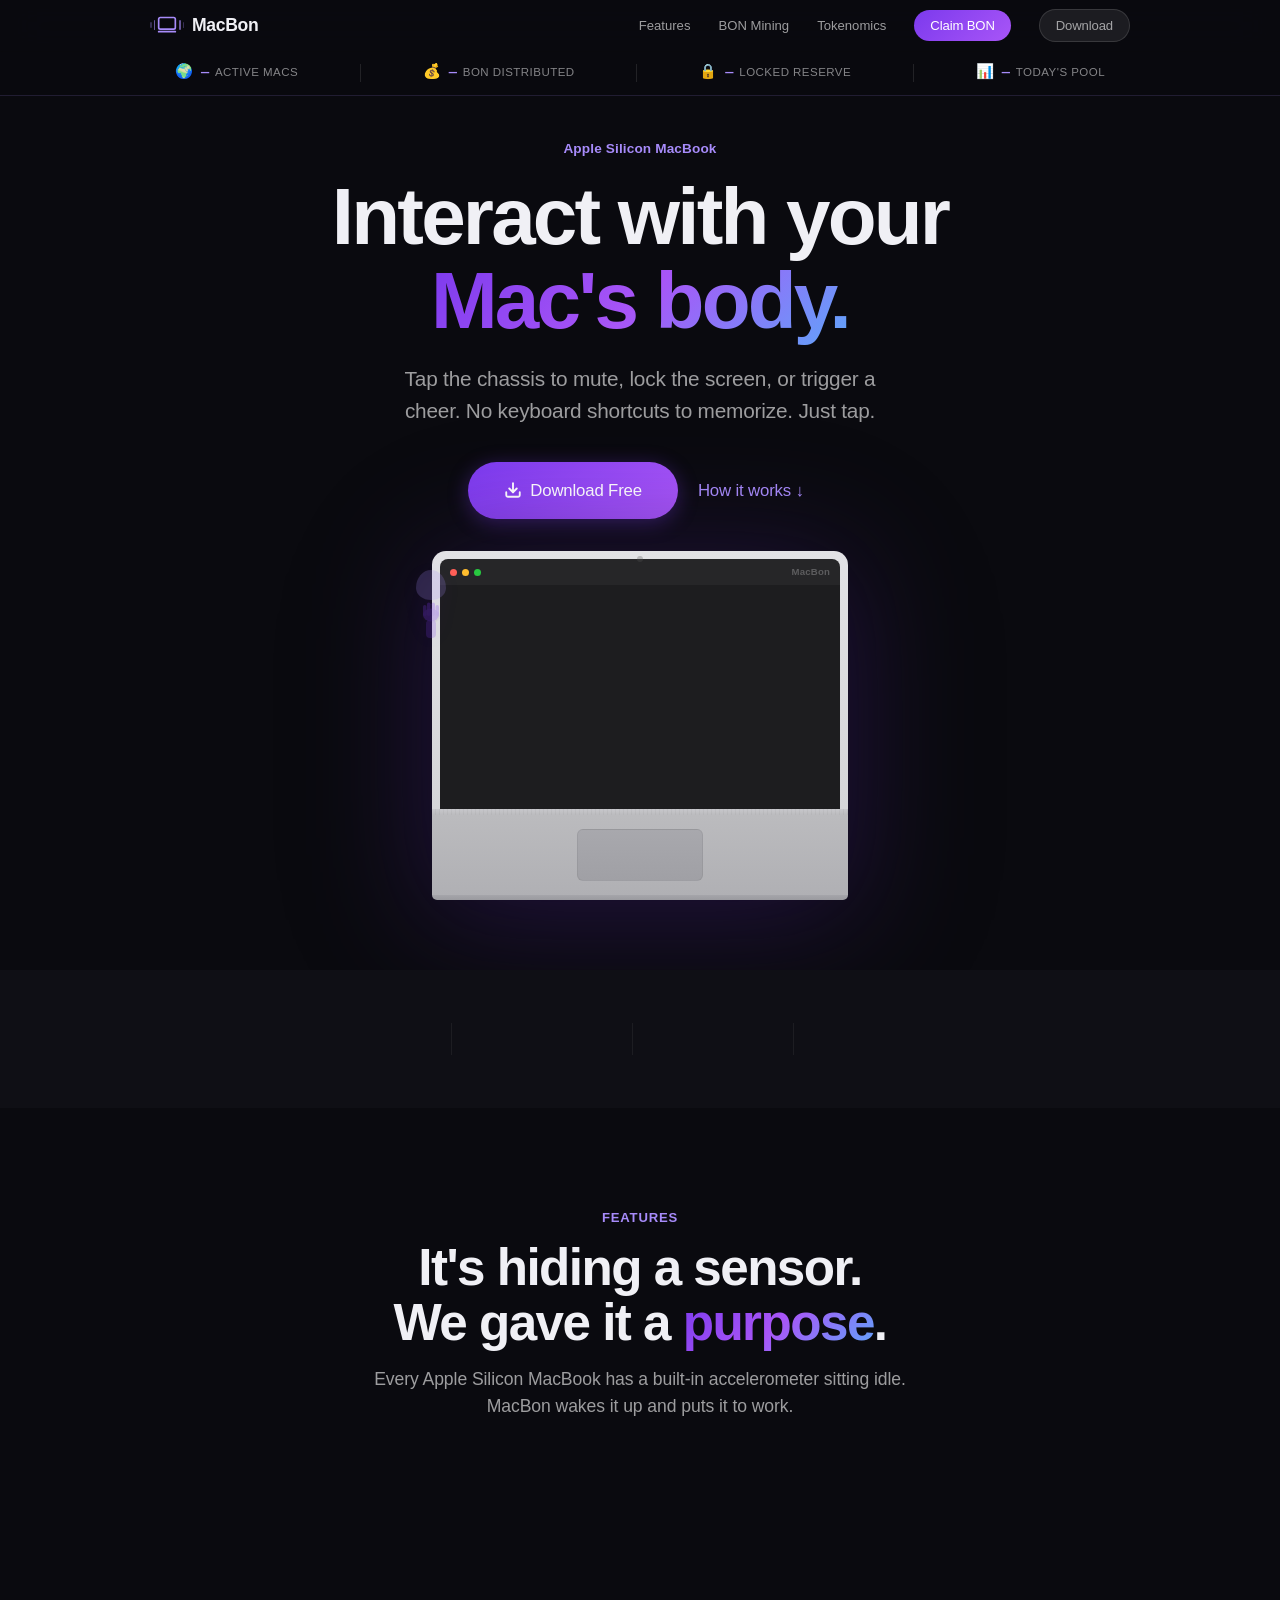
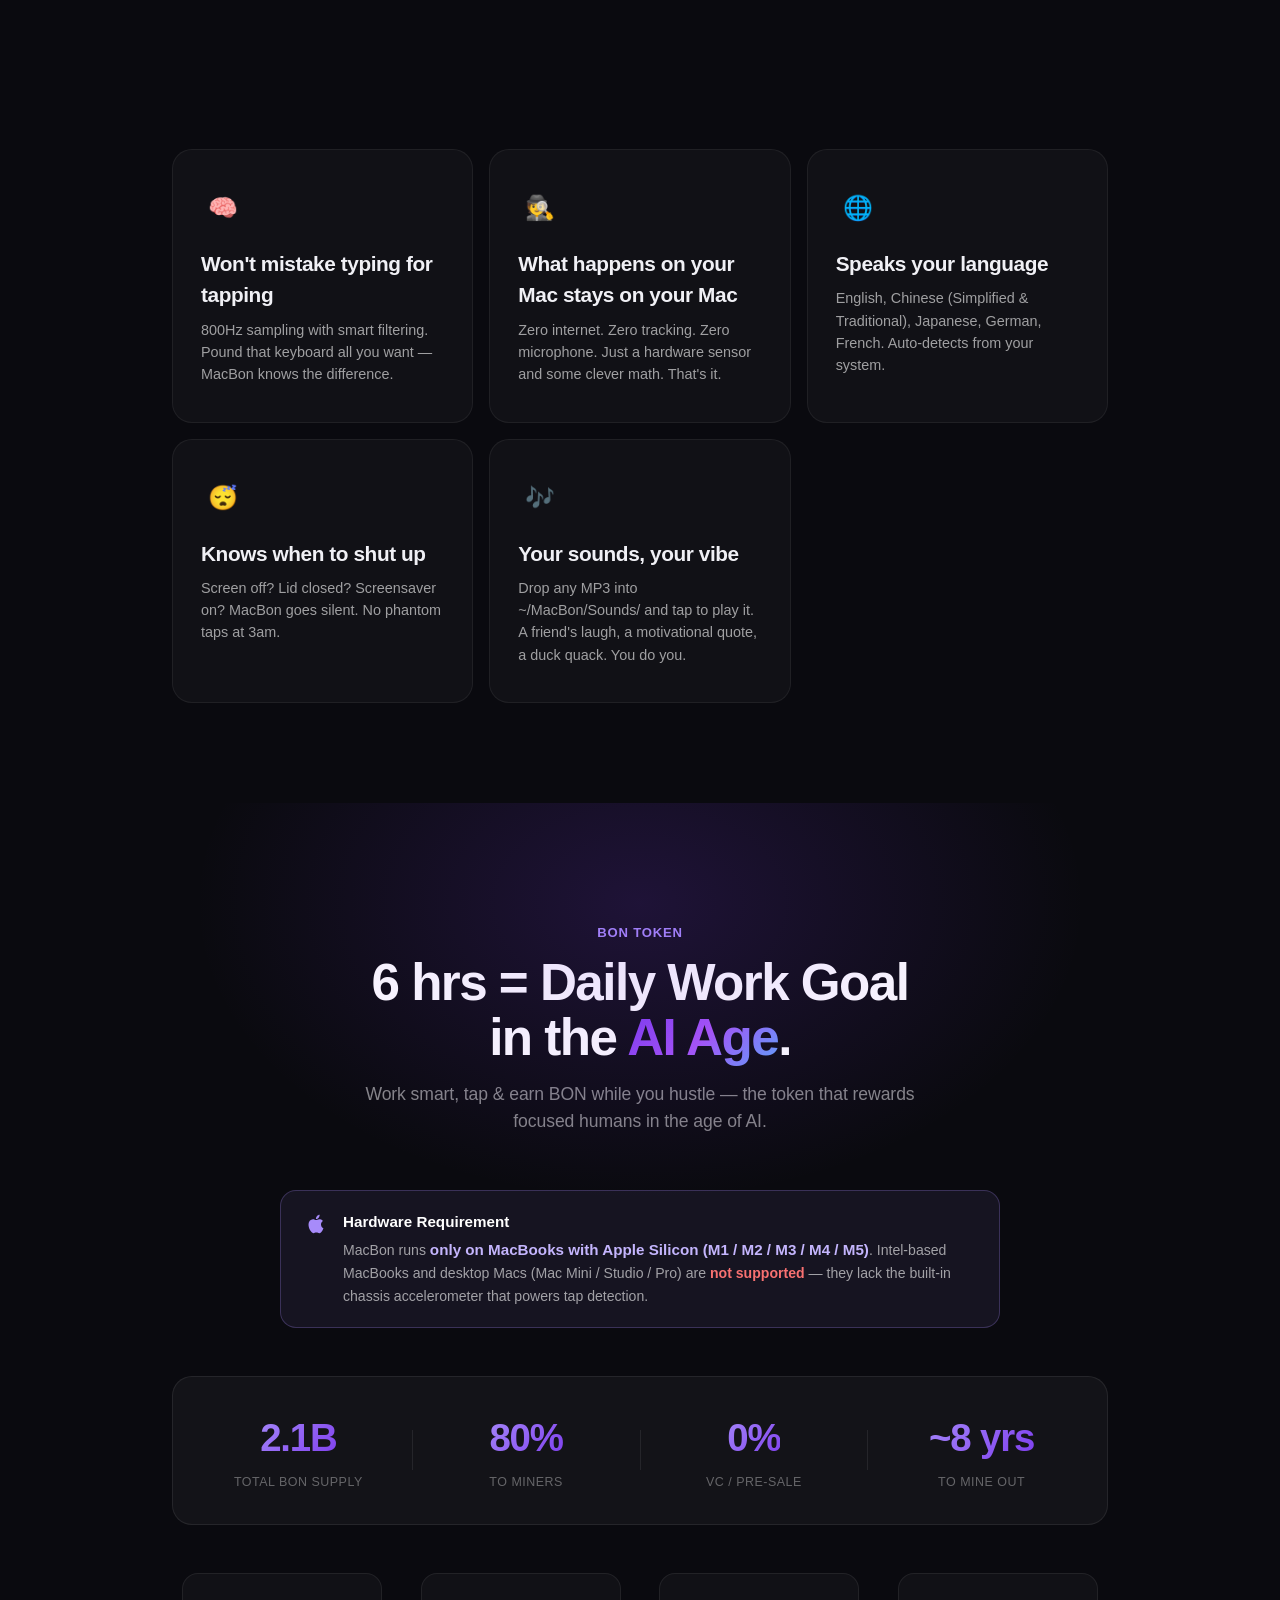
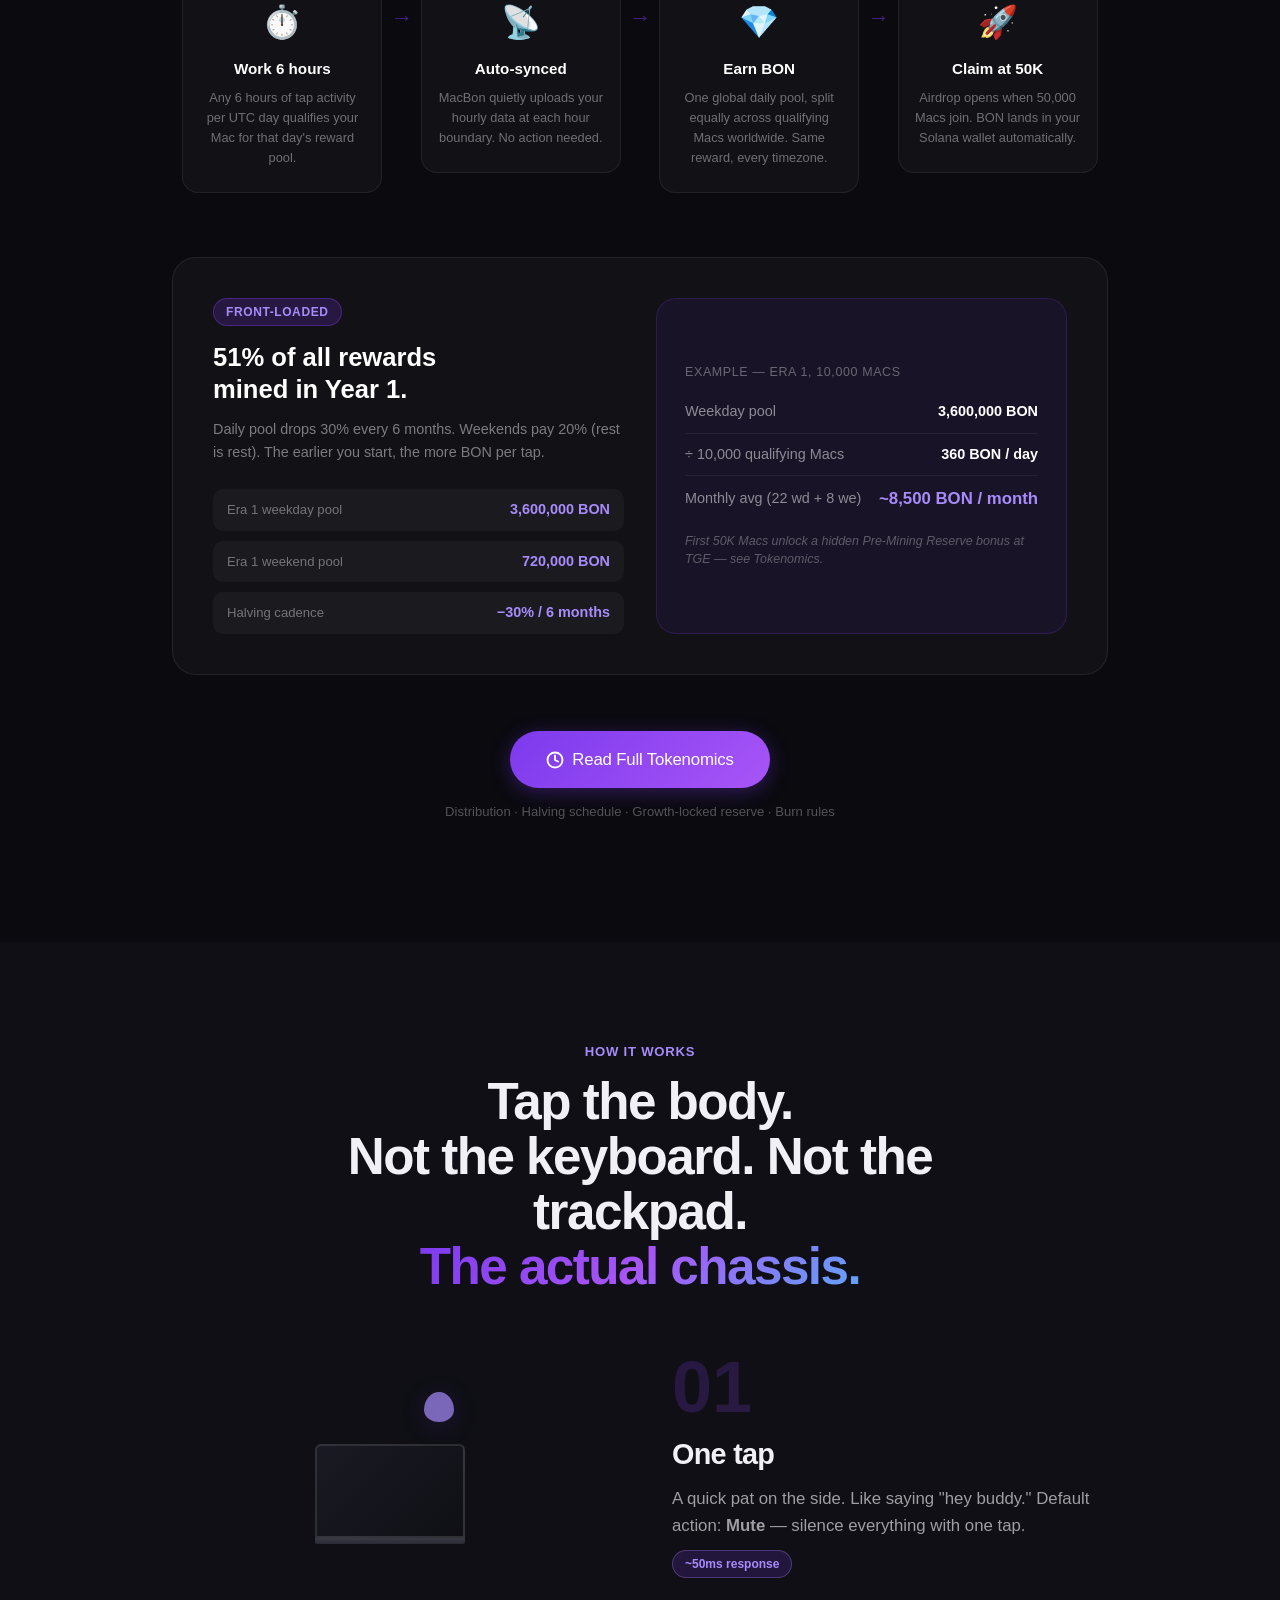
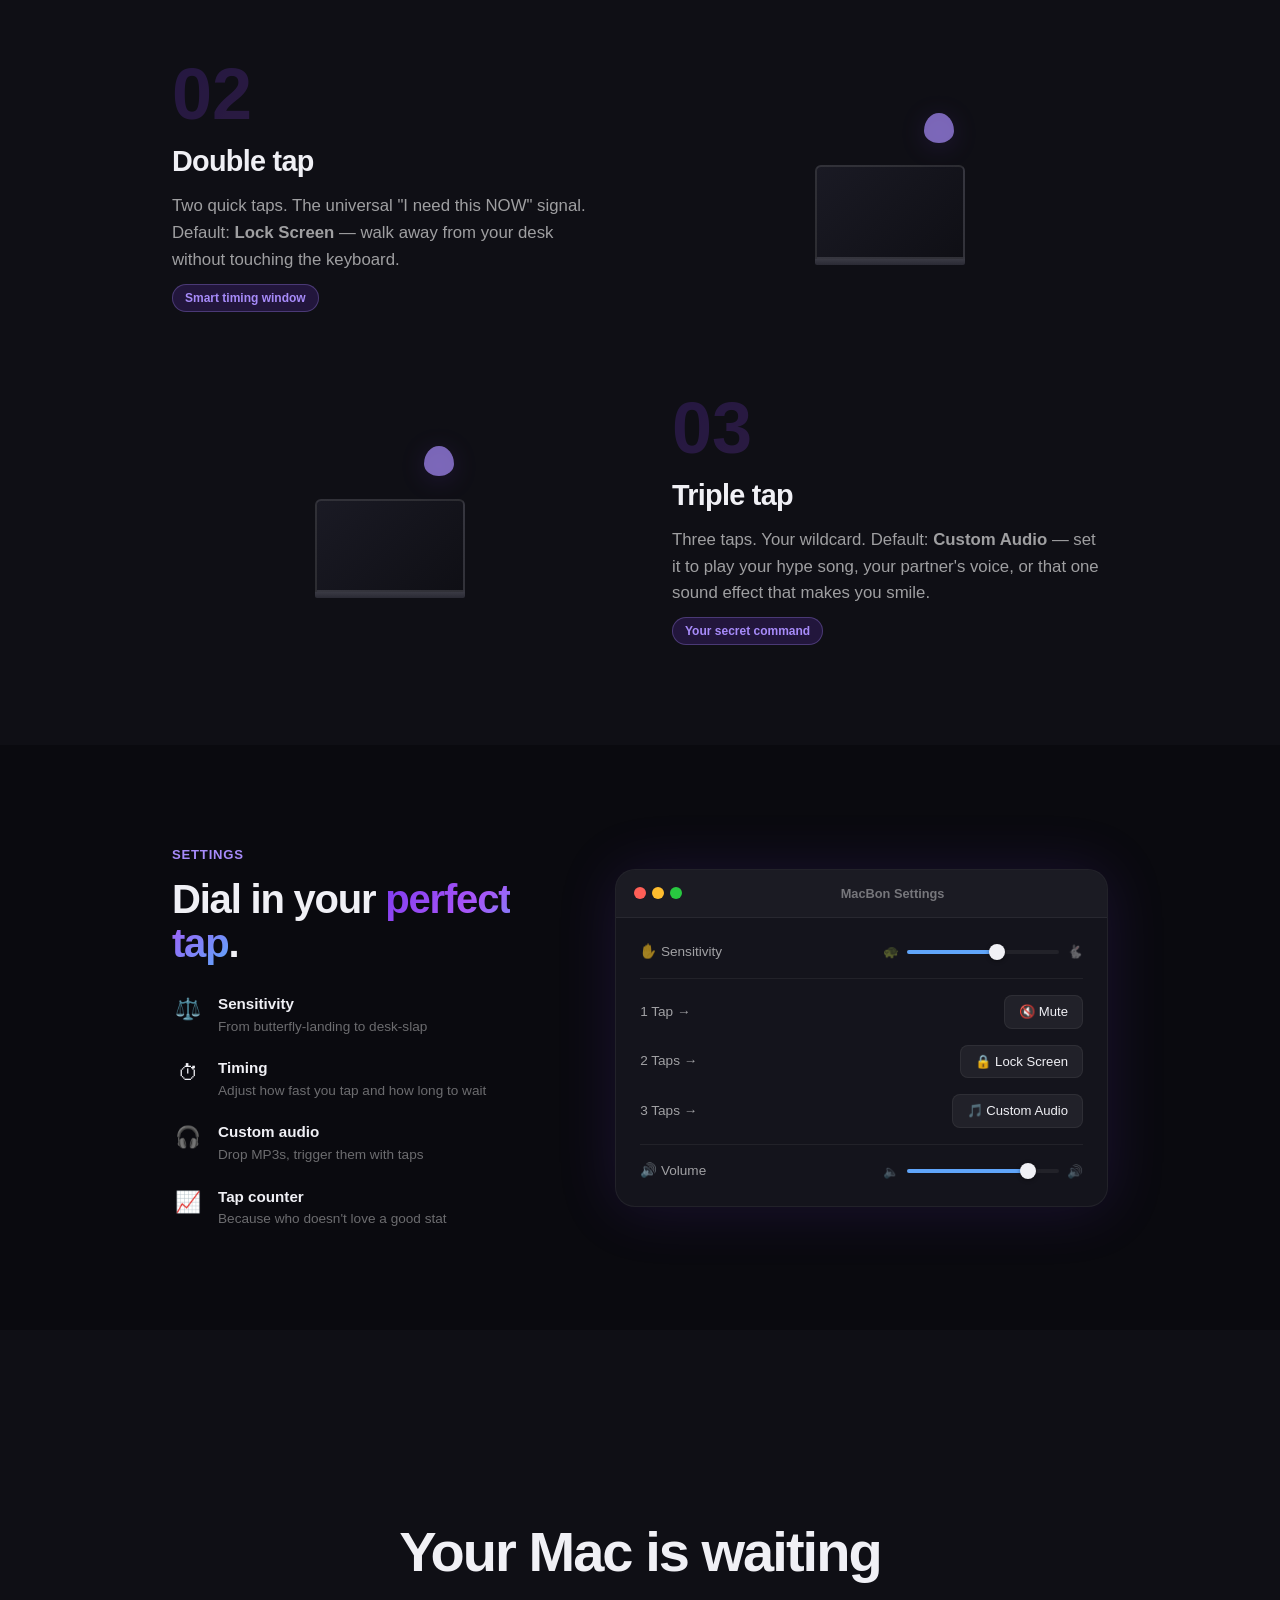
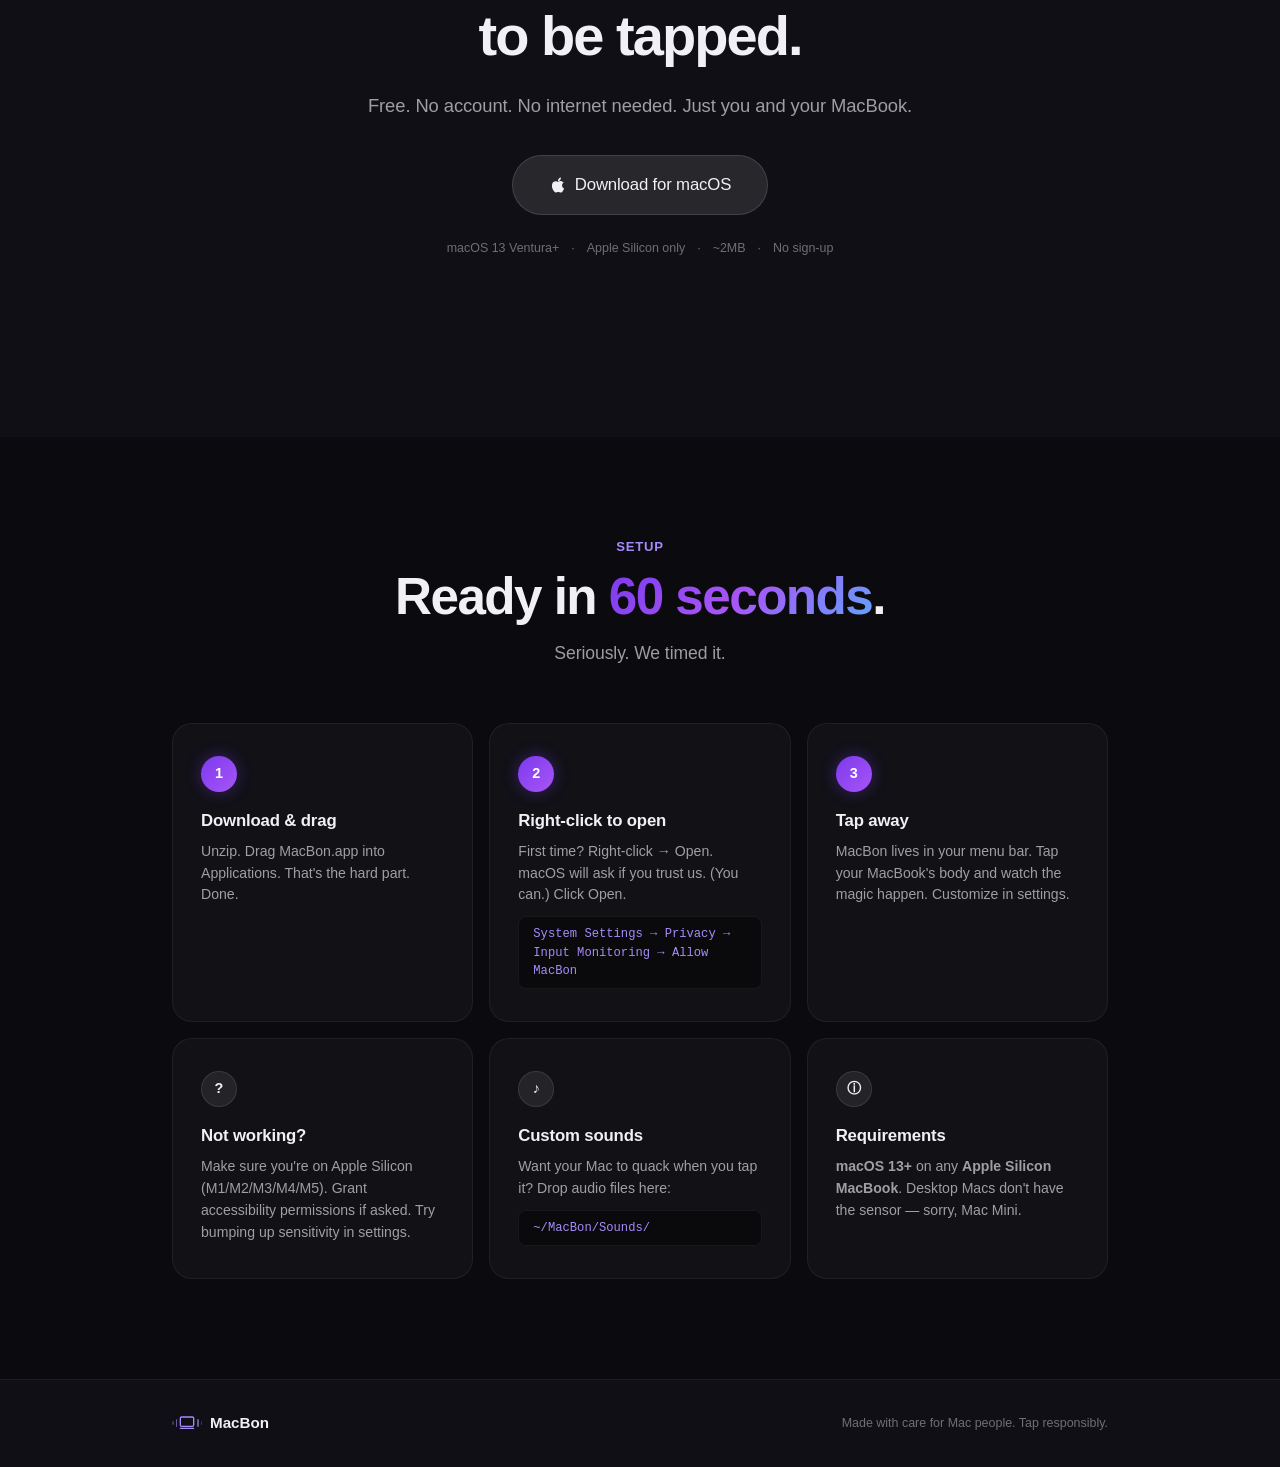
<file: website/index.html>
<!DOCTYPE html>
<html lang="en">
<head>
    <meta charset="UTF-8">
    <meta name="viewport" content="width=device-width, initial-scale=1.0">
    <title>MacBon — Tap Your Mac</title>
    <link rel="stylesheet" href="style.css">
</head>
<body>

<!-- Nav -->
<nav class="nav">
    <div class="nav-inner">
        <a href="#" class="nav-logo">
            <span class="nav-icon">
                <span class="vibe-line left l1"></span>
                <span class="vibe-line left l2"></span>
                <svg width="20" height="20" viewBox="0 0 24 24" fill="none" stroke="currentColor" stroke-width="2" stroke-linecap="round" stroke-linejoin="round"><rect x="2" y="3" width="20" height="14" rx="2"/><line x1="2" y1="20" x2="22" y2="20"/></svg>
                <span class="vibe-line right l1"></span>
                <span class="vibe-line right l2"></span>
            </span>
            MacBon
        </a>
        <div class="nav-links">
            <a href="#features">Features</a>
            <a href="#mining">BON Mining</a>
            <a href="tokenomics.html">Tokenomics</a>
            <a href="claim.html" class="btn btn-nav btn-nav-claim">Claim BON</a>
            <a href="#download" class="btn btn-nav">Download</a>
        </div>
    </div>
</nav>

<!-- Live Stats Strip -->
<div class="stats-strip" id="statsStrip">
    <div class="stats-strip-inner">
        <div class="stat-cell">
            <span class="stat-icon">🌍</span>
            <span class="stat-num" id="statActiveDevices">—</span>
            <span class="stat-label">Active Macs</span>
        </div>
        <div class="stat-divider"></div>
        <div class="stat-cell">
            <span class="stat-icon">💰</span>
            <span class="stat-num" id="statDistributed">—</span>
            <span class="stat-label">BON Distributed</span>
        </div>
        <div class="stat-divider"></div>
        <div class="stat-cell">
            <span class="stat-icon">🔒</span>
            <span class="stat-num" id="statLocked">—</span>
            <span class="stat-label">Locked Reserve</span>
        </div>
        <div class="stat-divider"></div>
        <div class="stat-cell">
            <span class="stat-icon">📊</span>
            <span class="stat-num" id="statToday">—</span>
            <span class="stat-label">Today's Pool</span>
        </div>
    </div>
</div>

<!-- Hero -->
<section class="hero">
    <div class="hero-eyebrow">Apple Silicon MacBook</div>
    <h1>
        Interact with your<br>
        <em>Mac's body.</em>
    </h1>
    <p class="hero-sub">
        Tap the chassis to mute, lock the screen, or trigger a cheer. No keyboard shortcuts to memorize. Just tap.
    </p>
    <div class="hero-actions">
        <a href="https://github.com/howardfung7-prog/macbon/releases/download/v1.3.0/MacBon.dmg" class="btn btn-primary btn-lg">
            <svg width="18" height="18" viewBox="0 0 24 24" fill="none" stroke="currentColor" stroke-width="2.5" stroke-linecap="round" stroke-linejoin="round"><path d="M21 15v4a2 2 0 0 1-2 2H5a2 2 0 0 1-2-2v-4"/><polyline points="7 10 12 15 17 10"/><line x1="12" y1="15" x2="12" y2="3"/></svg>
            Download Free
        </a>
        <a href="#how" class="btn btn-ghost btn-lg">How it works &darr;</a>
    </div>

    <!-- Animated MacBook Demo -->
    <div class="hero-visual">
        <div class="mac-demo">
            <!-- MacBook -->
            <div class="mac-body">
                <!-- Screen -->
                <div class="mac-screen">
                    <div class="mac-screen-inner">
                        <div class="mac-screen-bar">
                            <span class="bar-dot red"></span>
                            <span class="bar-dot yellow"></span>
                            <span class="bar-dot green"></span>
                            <span class="bar-title">MacBon</span>
                        </div>
                        <div class="mac-screen-content">
                            <!-- Toast that syncs with tap actions -->
                            <div class="mac-toast" id="macToast">
                                <span class="mac-toast-icon" id="toastIcon">&#128263;</span>
                                <span class="mac-toast-text" id="toastText">Muted</span>
                            </div>
                        </div>
                    </div>
                </div>
                <!-- Base / Keyboard area -->
                <div class="mac-keyboard">
                    <div class="keyboard-keys"></div>
                </div>
                <!-- Bottom with trackpad and tap zones -->
                <div class="mac-bottom">
                    <div class="tap-zone zone-left" id="tapZoneLeft">
                        <div class="zone-ripple"></div>
                        <div class="zone-ripple r2"></div>
                    </div>
                    <div class="mac-trackpad"></div>
                    <div class="tap-zone zone-right" id="tapZoneRight">
                        <div class="zone-ripple"></div>
                        <div class="zone-ripple r2"></div>
                    </div>
                </div>
                <!-- Bottom edge -->
                <div class="mac-edge"></div>
            </div>

            <!-- Animated hand -->
            <div class="demo-hand" id="demoHand">
                <svg viewBox="0 0 60 80" fill="none" xmlns="http://www.w3.org/2000/svg">
                    <!-- Palm -->
                    <ellipse cx="30" cy="32" rx="18" ry="14" fill="#1d1d1f" opacity="0.12"/>
                    <ellipse cx="30" cy="30" rx="16" ry="13" fill="#7c3aed" opacity="0.85"/>
                    <!-- Fingers -->
                    <rect x="14" y="10" width="7" height="22" rx="3.5" fill="#7c3aed" opacity="0.8"/>
                    <rect x="22" y="5" width="7" height="27" rx="3.5" fill="#7c3aed" opacity="0.85"/>
                    <rect x="31" y="5" width="7" height="27" rx="3.5" fill="#7c3aed" opacity="0.85"/>
                    <rect x="39" y="10" width="7" height="22" rx="3.5" fill="#7c3aed" opacity="0.8"/>
                    <!-- Wrist -->
                    <rect x="20" y="40" width="20" height="36" rx="8" fill="#7c3aed" opacity="0.65"/>
                </svg>
            </div>

            <!-- Action bubbles that pop up -->
            <div class="action-bubble bubble-1" id="bubble1">
                <span class="bubble-emoji">&#127925;</span>
                <span class="bubble-label">Mute</span>
            </div>
            <div class="action-bubble bubble-2" id="bubble2">
                <span class="bubble-emoji">&#128274;</span>
                <span class="bubble-label">Lock Screen</span>
            </div>
            <div class="action-bubble bubble-3" id="bubble3">
                <span class="bubble-emoji">&#128263;</span>
                <span class="bubble-label">Mute</span>
            </div>
            <div class="action-bubble bubble-4" id="bubble4">
                <span class="bubble-emoji">&#128274;</span>
                <span class="bubble-label">Lock Screen</span>
            </div>
            <div class="action-bubble bubble-5" id="bubble5">
                <span class="bubble-emoji">&#128170;</span>
                <span class="bubble-label">You got this!</span>
            </div>
            <div class="action-bubble bubble-6" id="bubble6">
                <span class="bubble-emoji">&#128263;</span>
                <span class="bubble-label">Mute</span>
            </div>
            <div class="action-bubble bubble-7" id="bubble7">
                <span class="bubble-emoji">&#128580;</span>
                <span class="bubble-label">Focus On</span>
            </div>
            <div class="action-bubble bubble-8" id="bubble8">
                <span class="bubble-emoji">&#129346;</span>
                <span class="bubble-label">Duck!</span>
            </div>
        </div>
    </div>
</section>

<!-- Stats -->
<section class="proof">
    <div class="container">
        <div class="proof-grid">
            <div class="proof-item">
                <span class="proof-number" data-count="3">0</span>
                <span class="proof-label">Tap Patterns</span>
            </div>
            <div class="proof-divider"></div>
            <div class="proof-item">
                <span class="proof-number" data-count="11">0</span>
                <span class="proof-label">Built-in Actions</span>
            </div>
            <div class="proof-divider"></div>
            <div class="proof-item">
                <span class="proof-number" data-count="6">0</span>
                <span class="proof-label">Languages</span>
            </div>
            <div class="proof-divider"></div>
            <div class="proof-item">
                <span class="proof-number">&lt;50ms</span>
                <span class="proof-label">Response Time</span>
            </div>
        </div>
    </div>
</section>

<!-- Features -->
<section class="features" id="features">
    <div class="container">
        <div class="section-header">
            <div class="section-eyebrow">Features</div>
            <h2>It's hiding a sensor.<br>We gave it a <span class="gradient-text">purpose</span>.</h2>
            <p>Every Apple Silicon MacBook has a built-in accelerometer sitting idle. MacBon wakes it up and puts it to work.</p>
        </div>

        <div class="features-grid">
            <div class="feature-card card-hero">
                <div class="card-hero-text">
                    <div class="feature-icon">&#127919;</div>
                    <h3>5 actions. Your rules.</h3>
                    <p>Bind any action to 1, 2, or 3 taps. Mute with a pat. Lock your screen as you walk away. No mouse. No clicks. Just tap.</p>
                </div>
                <div class="card-hero-visual">
                    <div class="actions-showcase">
                        <div class="action-pill"><span>&#128263;</span> Play/Pause</div>
                        <div class="action-pill"><span>&#128274;</span> Lock Screen</div>
                        <div class="action-pill"><span>&#128263;</span> Mute</div>
                        <div class="action-pill"><span>&#128580;</span> Focus Mode</div>
                        <div class="action-pill"><span>&#127925;</span> Custom Audio</div>
                        <div class="action-pill"><span>&#128170;</span> Random Cheer</div>
                        <div class="action-pill"><span>&#127908;</span> Voice Clock</div>
                    </div>
                </div>
            </div>

            <div class="feature-card">
                <div class="feature-icon">&#129504;</div>
                <h3>Won't mistake typing for tapping</h3>
                <p>800Hz sampling with smart filtering. Pound that keyboard all you want — MacBon knows the difference.</p>
            </div>

            <div class="feature-card">
                <div class="feature-icon">&#128373;&#65039;</div>
                <h3>What happens on your Mac stays on your Mac</h3>
                <p>Zero internet. Zero tracking. Zero microphone. Just a hardware sensor and some clever math. That's it.</p>
            </div>

            <div class="feature-card">
                <div class="feature-icon">&#127760;</div>
                <h3>Speaks your language</h3>
                <p>English, Chinese (Simplified & Traditional), Japanese, German, French. Auto-detects from your system.</p>
            </div>

            <div class="feature-card">
                <div class="feature-icon">&#128564;</div>
                <h3>Knows when to shut up</h3>
                <p>Screen off? Lid closed? Screensaver on? MacBon goes silent. No phantom taps at 3am.</p>
            </div>

            <div class="feature-card">
                <div class="feature-icon">&#127926;</div>
                <h3>Your sounds, your vibe</h3>
                <p>Drop any MP3 into ~/MacBon/Sounds/ and tap to play it. A friend's laugh, a motivational quote, a duck quack. You do you.</p>
            </div>
        </div>
    </div>
</section>

<!-- BON Mining -->
<section class="mining" id="mining">
    <div class="container">
        <div class="section-header">
            <div class="section-eyebrow">BON Token</div>
            <h2>6 hrs = Daily Work Goal<br>in the <span class="gradient-text">AI Age</span>.</h2>
            <p>Work smart, tap &amp; earn BON while you hustle — the token that rewards focused humans in the age of AI.</p>
        </div>

        <!-- Hardware requirement notice -->
        <div class="hw-requirement">
            <svg width="22" height="22" viewBox="0 0 24 24" fill="currentColor"><path d="M18.71 19.5C17.88 20.74 17 21.95 15.66 21.97C14.32 21.99 13.89 21.18 12.37 21.18C10.84 21.18 10.37 21.95 9.09997 21.99C7.78997 22.03 6.79997 20.68 5.95997 19.47C4.24997 17 2.93997 12.45 4.69997 9.39C5.56997 7.87 7.12997 6.91 8.81997 6.88C10.1 6.86 11.32 7.75 12.11 7.75C12.89 7.75 14.37 6.68 15.92 6.84C16.57 6.87 18.39 7.1 19.56 8.82C19.47 8.88 17.39 10.1 17.41 12.63C17.44 15.65 20.06 16.66 20.09 16.67C20.06 16.74 19.67 18.11 18.71 19.5ZM13 3.5C13.73 2.67 14.94 2.04 15.94 2C16.07 3.17 15.6 4.35 14.9 5.19C14.21 6.04 13.07 6.7 11.95 6.61C11.8 5.46 12.36 4.26 13 3.5Z"/></svg>
            <div class="hw-text">
                <strong>Hardware Requirement</strong>
                <span>MacBon runs <strong>only on MacBooks with Apple Silicon (M1 / M2 / M3 / M4 / M5)</strong>. Intel-based MacBooks and desktop Macs (Mac Mini / Studio / Pro) are <em>not supported</em> — they lack the built-in chassis accelerometer that powers tap detection.</span>
            </div>
        </div>

        <!-- Token key stats -->
        <div class="token-stats">
            <div class="token-stat">
                <span class="token-num">2.1B</span>
                <span class="token-label">Total BON Supply</span>
            </div>
            <div class="token-divider"></div>
            <div class="token-stat">
                <span class="token-num">80%</span>
                <span class="token-label">To Miners</span>
            </div>
            <div class="token-divider"></div>
            <div class="token-stat">
                <span class="token-num">0%</span>
                <span class="token-label">VC / Pre-sale</span>
            </div>
            <div class="token-divider"></div>
            <div class="token-stat">
                <span class="token-num">~8 yrs</span>
                <span class="token-label">To Mine Out</span>
            </div>
        </div>

        <!-- How mining works -->
        <div class="mining-flow">
            <div class="mining-step">
                <div class="mining-icon">⏱️</div>
                <h4>Work 6 hours</h4>
                <p>Any 6 hours of tap activity per UTC day qualifies your Mac for that day's reward pool.</p>
            </div>
            <div class="mining-arrow">→</div>
            <div class="mining-step">
                <div class="mining-icon">📡</div>
                <h4>Auto-synced</h4>
                <p>MacBon quietly uploads your hourly data at each hour boundary. No action needed.</p>
            </div>
            <div class="mining-arrow">→</div>
            <div class="mining-step">
                <div class="mining-icon">💎</div>
                <h4>Earn BON</h4>
                <p>One global daily pool, split equally across qualifying Macs worldwide. Same reward, every timezone.</p>
            </div>
            <div class="mining-arrow">→</div>
            <div class="mining-step">
                <div class="mining-icon">🚀</div>
                <h4>Claim at 50K</h4>
                <p>Airdrop opens when 50,000 Macs join. BON lands in your Solana wallet automatically.</p>
            </div>
        </div>

        <!-- Reward logic card -->
        <div class="reward-card">
            <div class="reward-card-left">
                <div class="reward-badge">Front-loaded</div>
                <h3>51% of all rewards<br>mined in Year 1.</h3>
                <p>Daily pool drops 30% every 6 months. Weekends pay 20% (rest is rest). The earlier you start, the more BON per tap.</p>
                <div class="reward-math">
                    <div class="math-row">
                        <span class="math-label">Era 1 weekday pool</span>
                        <span class="math-val">3,600,000 BON</span>
                    </div>
                    <div class="math-row">
                        <span class="math-label">Era 1 weekend pool</span>
                        <span class="math-val">720,000 BON</span>
                    </div>
                    <div class="math-row">
                        <span class="math-label">Halving cadence</span>
                        <span class="math-val">−30% / 6 months</span>
                    </div>
                </div>
            </div>
            <div class="reward-card-right">
                <div class="reward-example">
                    <div class="example-label">Example — Era 1, 10,000 Macs</div>
                    <div class="example-calc">
                        <div class="example-row">
                            <span>Weekday pool</span>
                            <strong>3,600,000 BON</strong>
                        </div>
                        <div class="example-row">
                            <span>÷ 10,000 qualifying Macs</span>
                            <strong>360 BON / day</strong>
                        </div>
                        <div class="example-row highlight">
                            <span>Monthly avg (22 wd + 8 we)</span>
                            <strong>~8,500 BON / month</strong>
                        </div>
                    </div>
                    <div class="example-note">First 50K Macs unlock a hidden Pre-Mining Reserve bonus at TGE — see Tokenomics.</div>
                </div>
            </div>
        </div>

        <!-- CTA -->
        <div class="mining-cta">
            <a href="tokenomics.html" class="btn btn-primary btn-lg">
                <svg width="18" height="18" viewBox="0 0 24 24" fill="none" stroke="currentColor" stroke-width="2.5" stroke-linecap="round" stroke-linejoin="round"><circle cx="12" cy="12" r="10"/><path d="M12 6v6l4 2"/></svg>
                Read Full Tokenomics
            </a>
            <p class="mining-cta-note">Distribution · Halving schedule · Growth-locked reserve · Burn rules</p>
        </div>
    </div>
</section>

<!-- How It Works -->
<section class="how" id="how">
    <div class="container">
        <div class="section-header">
            <div class="section-eyebrow">How It Works</div>
            <h2>Tap the body.<br>Not the keyboard. Not the trackpad.<br><span class="gradient-text">The actual chassis.</span></h2>
        </div>

        <div class="steps">
            <div class="step" data-step="1">
                <div class="step-visual">
                    <div class="tap-demo">
                        <div class="demo-mac"><div class="demo-screen"></div><div class="demo-base"></div></div>
                        <div class="demo-hand hand-1"><div class="demo-ripple"></div></div>
                    </div>
                </div>
                <div class="step-content">
                    <div class="step-number">01</div>
                    <h3>One tap</h3>
                    <p>A quick pat on the side. Like saying "hey buddy." Default action: <strong>Mute</strong> — silence everything with one tap.</p>
                    <div class="step-tag">~50ms response</div>
                </div>
            </div>

            <div class="step" data-step="2">
                <div class="step-visual">
                    <div class="tap-demo">
                        <div class="demo-mac"><div class="demo-screen"></div><div class="demo-base"></div></div>
                        <div class="demo-hand hand-2"><div class="demo-ripple"></div><div class="demo-ripple r2"></div></div>
                    </div>
                </div>
                <div class="step-content">
                    <div class="step-number">02</div>
                    <h3>Double tap</h3>
                    <p>Two quick taps. The universal "I need this NOW" signal. Default: <strong>Lock Screen</strong> — walk away from your desk without touching the keyboard.</p>
                    <div class="step-tag">Smart timing window</div>
                </div>
            </div>

            <div class="step" data-step="3">
                <div class="step-visual">
                    <div class="tap-demo">
                        <div class="demo-mac"><div class="demo-screen"></div><div class="demo-base"></div></div>
                        <div class="demo-hand hand-3"><div class="demo-ripple"></div><div class="demo-ripple r2"></div><div class="demo-ripple r3"></div></div>
                    </div>
                </div>
                <div class="step-content">
                    <div class="step-number">03</div>
                    <h3>Triple tap</h3>
                    <p>Three taps. Your wildcard. Default: <strong>Custom Audio</strong> — set it to play your hype song, your partner's voice, or that one sound effect that makes you smile.</p>
                    <div class="step-tag">Your secret command</div>
                </div>
            </div>
        </div>
    </div>
</section>

<!-- Settings Preview -->
<section class="preview">
    <div class="container">
        <div class="preview-layout">
            <div class="preview-text">
                <div class="section-eyebrow">Settings</div>
                <h2>Dial in your <span class="gradient-text">perfect tap</span>.</h2>
                <ul class="preview-list">
                    <li>
                        <span class="list-icon">&#9878;&#65039;</span>
                        <div>
                            <strong>Sensitivity</strong>
                            <span>From butterfly-landing to desk-slap</span>
                        </div>
                    </li>
                    <li>
                        <span class="list-icon">&#9201;</span>
                        <div>
                            <strong>Timing</strong>
                            <span>Adjust how fast you tap and how long to wait</span>
                        </div>
                    </li>
                    <li>
                        <span class="list-icon">&#127911;</span>
                        <div>
                            <strong>Custom audio</strong>
                            <span>Drop MP3s, trigger them with taps</span>
                        </div>
                    </li>
                    <li>
                        <span class="list-icon">&#128200;</span>
                        <div>
                            <strong>Tap counter</strong>
                            <span>Because who doesn't love a good stat</span>
                        </div>
                    </li>
                </ul>
            </div>
            <div class="preview-window">
                <div class="window-chrome">
                    <div class="window-dots">
                        <span class="dot red"></span>
                        <span class="dot yellow"></span>
                        <span class="dot green"></span>
                    </div>
                    <span class="window-title">MacBon Settings</span>
                </div>
                <div class="window-body">
                    <div class="setting-row">
                        <span class="setting-label">&#9995; Sensitivity</span>
                        <div class="setting-slider">
                            <span>&#128034;</span>
                            <div class="slider-track"><div class="slider-fill" style="width:60%"><div class="slider-thumb"></div></div></div>
                            <span>&#128007;</span>
                        </div>
                    </div>
                    <div class="setting-divider"></div>
                    <div class="setting-row">
                        <span class="setting-label">1 Tap &rarr;</span>
                        <div class="setting-select">&#128263; Mute</div>
                    </div>
                    <div class="setting-row">
                        <span class="setting-label">2 Taps &rarr;</span>
                        <div class="setting-select">&#128274; Lock Screen</div>
                    </div>
                    <div class="setting-row">
                        <span class="setting-label">3 Taps &rarr;</span>
                        <div class="setting-select">&#127925; Custom Audio</div>
                    </div>
                    <div class="setting-divider"></div>
                    <div class="setting-row">
                        <span class="setting-label">&#128266; Volume</span>
                        <div class="setting-slider">
                            <span>&#128264;</span>
                            <div class="slider-track"><div class="slider-fill" style="width:80%"><div class="slider-thumb"></div></div></div>
                            <span>&#128266;</span>
                        </div>
                    </div>
                </div>
            </div>
        </div>
    </div>
</section>

<!-- Download -->
<section class="download" id="download">
    <div class="container">
        <div class="download-card">
            <h2>Your Mac is waiting<br>to be tapped.</h2>
            <p>Free. No account. No internet needed. Just you and your MacBook.</p>
            <div class="download-actions">
                <a href="https://github.com/howardfung7-prog/macbon/releases/download/v1.3.0/MacBon.dmg" class="btn btn-dark btn-lg">
                    <svg width="18" height="18" viewBox="0 0 24 24" fill="currentColor"><path d="M18.71 19.5C17.88 20.74 17 21.95 15.66 21.97C14.32 21.99 13.89 21.18 12.37 21.18C10.84 21.18 10.37 21.95 9.09997 21.99C7.78997 22.03 6.79997 20.68 5.95997 19.47C4.24997 17 2.93997 12.45 4.69997 9.39C5.56997 7.87 7.12997 6.91 8.81997 6.88C10.1 6.86 11.32 7.75 12.11 7.75C12.89 7.75 14.37 6.68 15.92 6.84C16.57 6.87 18.39 7.1 19.56 8.82C19.47 8.88 17.39 10.1 17.41 12.63C17.44 15.65 20.06 16.66 20.09 16.67C20.06 16.74 19.67 18.11 18.71 19.5ZM13 3.5C13.73 2.67 14.94 2.04 15.94 2C16.07 3.17 15.6 4.35 14.9 5.19C14.21 6.04 13.07 6.7 11.95 6.61C11.8 5.46 12.36 4.26 13 3.5Z"/></svg>
                    Download for macOS
                </a>
            </div>
            <div class="download-meta">
                <span>macOS 13 Ventura+</span>
                <span>&middot;</span>
                <span>Apple Silicon only</span>
                <span>&middot;</span>
                <span>~2MB</span>
                <span>&middot;</span>
                <span>No sign-up</span>
            </div>
        </div>
    </div>
</section>

<!-- Install Guide -->
<section class="install" id="install">
    <div class="container">
        <div class="section-header">
            <div class="section-eyebrow">Setup</div>
            <h2>Ready in <span class="gradient-text">60 seconds</span>.</h2>
            <p>Seriously. We timed it.</p>
        </div>

        <div class="install-steps">
            <div class="install-step fade-up">
                <div class="install-num">1</div>
                <h4>Download & drag</h4>
                <p>Unzip. Drag MacBon.app into Applications. That's the hard part. Done.</p>
            </div>

            <div class="install-step fade-up">
                <div class="install-num">2</div>
                <h4>Right-click to open</h4>
                <p>First time? Right-click &rarr; Open. macOS will ask if you trust us. (You can.) Click Open.</p>
                <div class="install-code">System Settings &rarr; Privacy &rarr; Input Monitoring &rarr; Allow MacBon</div>
            </div>

            <div class="install-step fade-up">
                <div class="install-num">3</div>
                <h4>Tap away</h4>
                <p>MacBon lives in your menu bar. Tap your MacBook's body and watch the magic happen. Customize in settings.</p>
            </div>
        </div>

        <div class="install-steps" style="margin-top: 16px;">
            <div class="install-step fade-up">
                <div class="install-num alt">?</div>
                <h4>Not working?</h4>
                <p>Make sure you're on Apple Silicon (M1/M2/M3/M4/M5). Grant accessibility permissions if asked. Try bumping up sensitivity in settings.</p>
            </div>

            <div class="install-step fade-up">
                <div class="install-num alt">&#9834;</div>
                <h4>Custom sounds</h4>
                <p>Want your Mac to quack when you tap it? Drop audio files here:</p>
                <div class="install-code">~/MacBon/Sounds/</div>
            </div>

            <div class="install-step fade-up">
                <div class="install-num alt">&#9432;</div>
                <h4>Requirements</h4>
                <p><strong>macOS 13+</strong> on any <strong>Apple Silicon MacBook</strong>. Desktop Macs don't have the sensor — sorry, Mac Mini.</p>
            </div>
        </div>
    </div>
</section>

<!-- Footer -->
<footer class="footer">
    <div class="container">
        <div class="footer-inner">
            <div class="footer-brand">
                <span class="nav-icon small">
                    <span class="vibe-line left l1"></span>
                    <span class="vibe-line left l2"></span>
                    <svg width="16" height="16" viewBox="0 0 24 24" fill="none" stroke="currentColor" stroke-width="2" stroke-linecap="round" stroke-linejoin="round"><rect x="2" y="3" width="20" height="14" rx="2"/><line x1="2" y1="20" x2="22" y2="20"/></svg>
                    <span class="vibe-line right l1"></span>
                    <span class="vibe-line right l2"></span>
                </span>
                MacBon
            </div>
            <p class="footer-copy">Made with care for Mac people. Tap responsibly.</p>
        </div>
    </div>
</footer>

<script src="script.js"></script>
<script src="stats.js"></script>
</body>
</html>
</file>
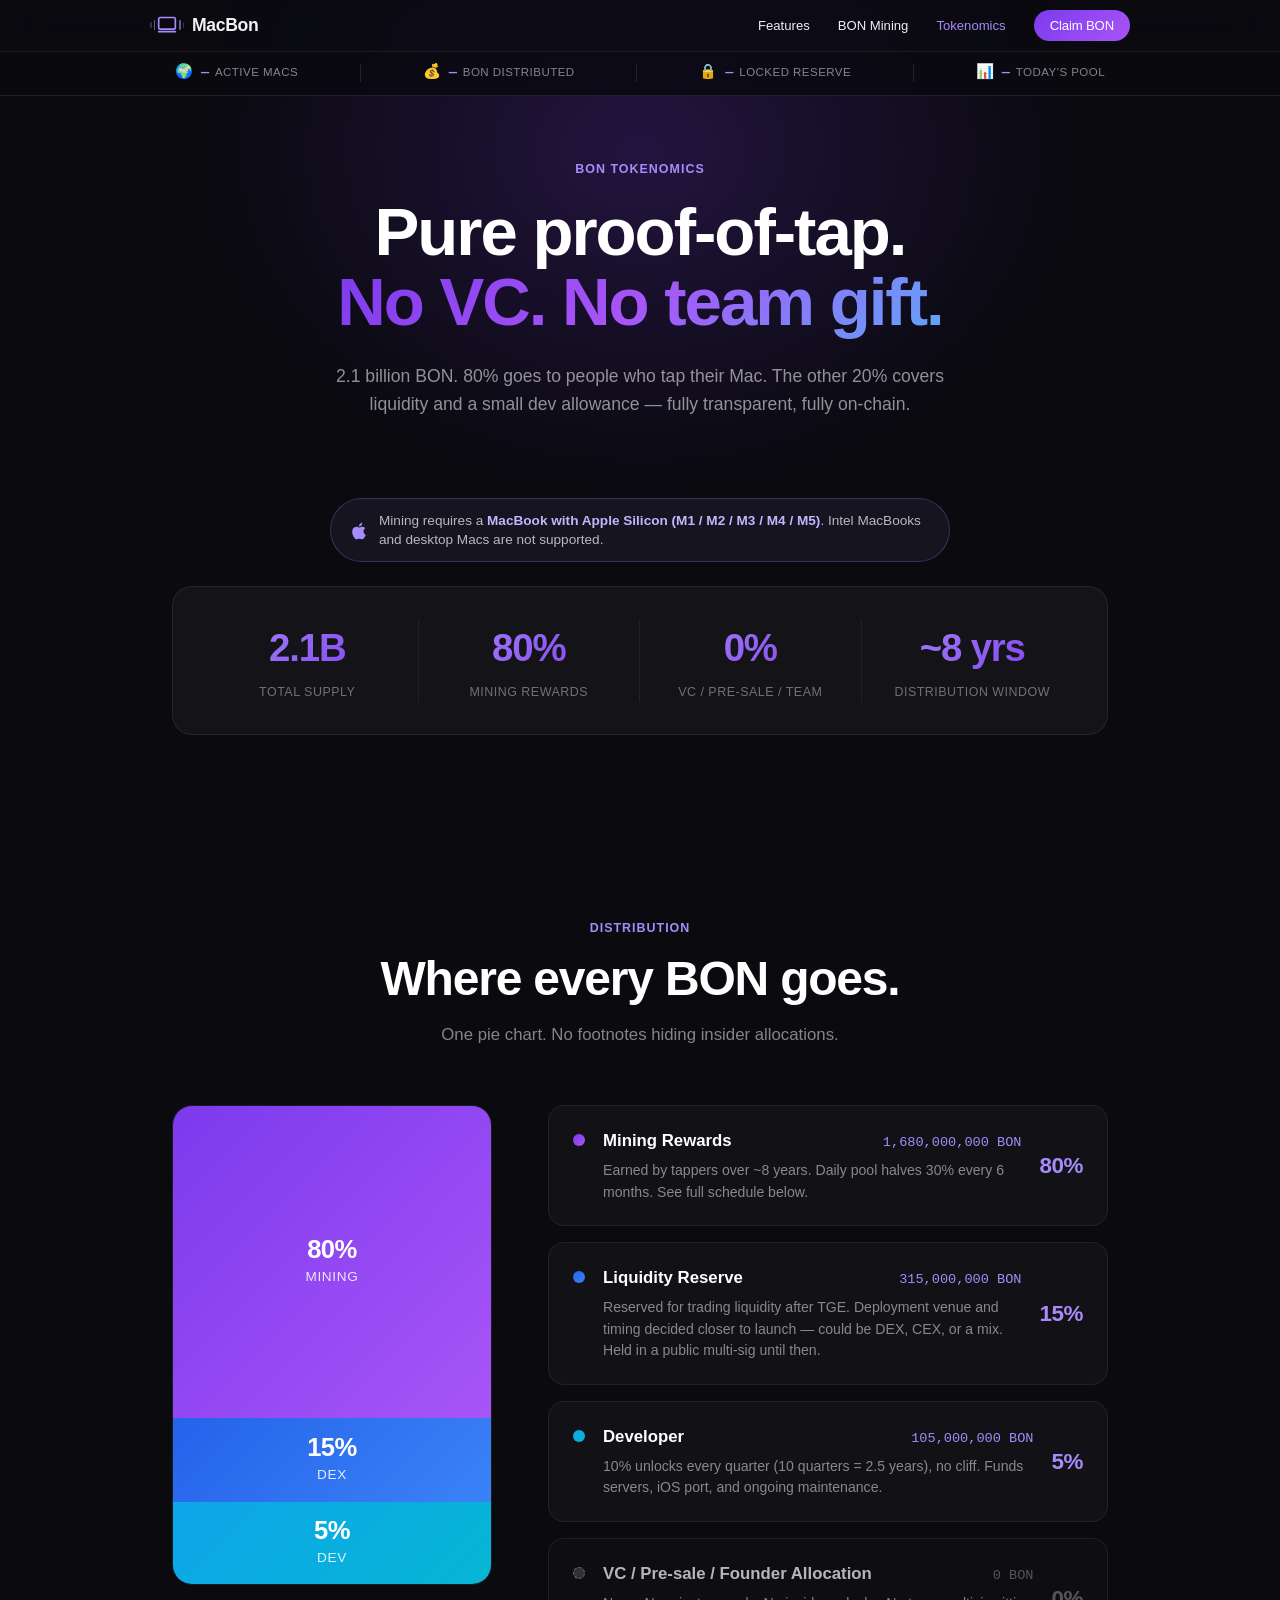
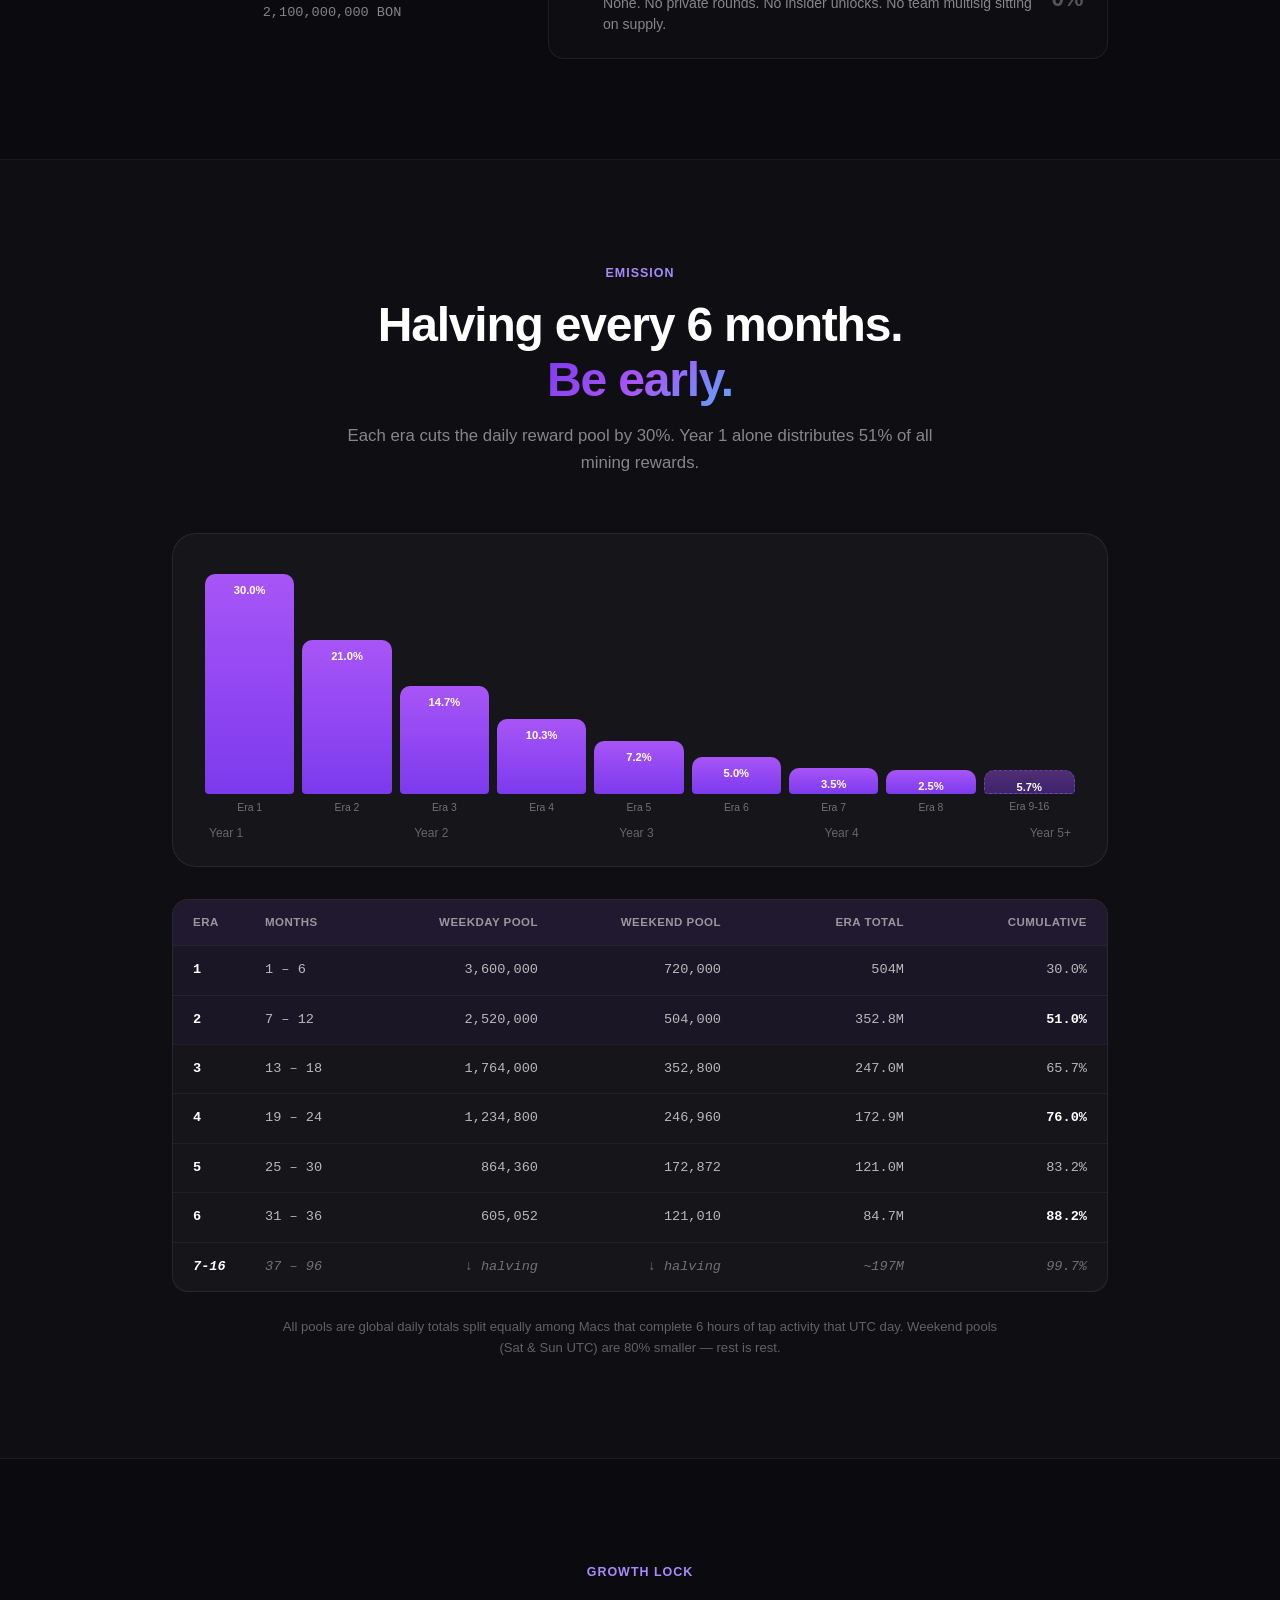
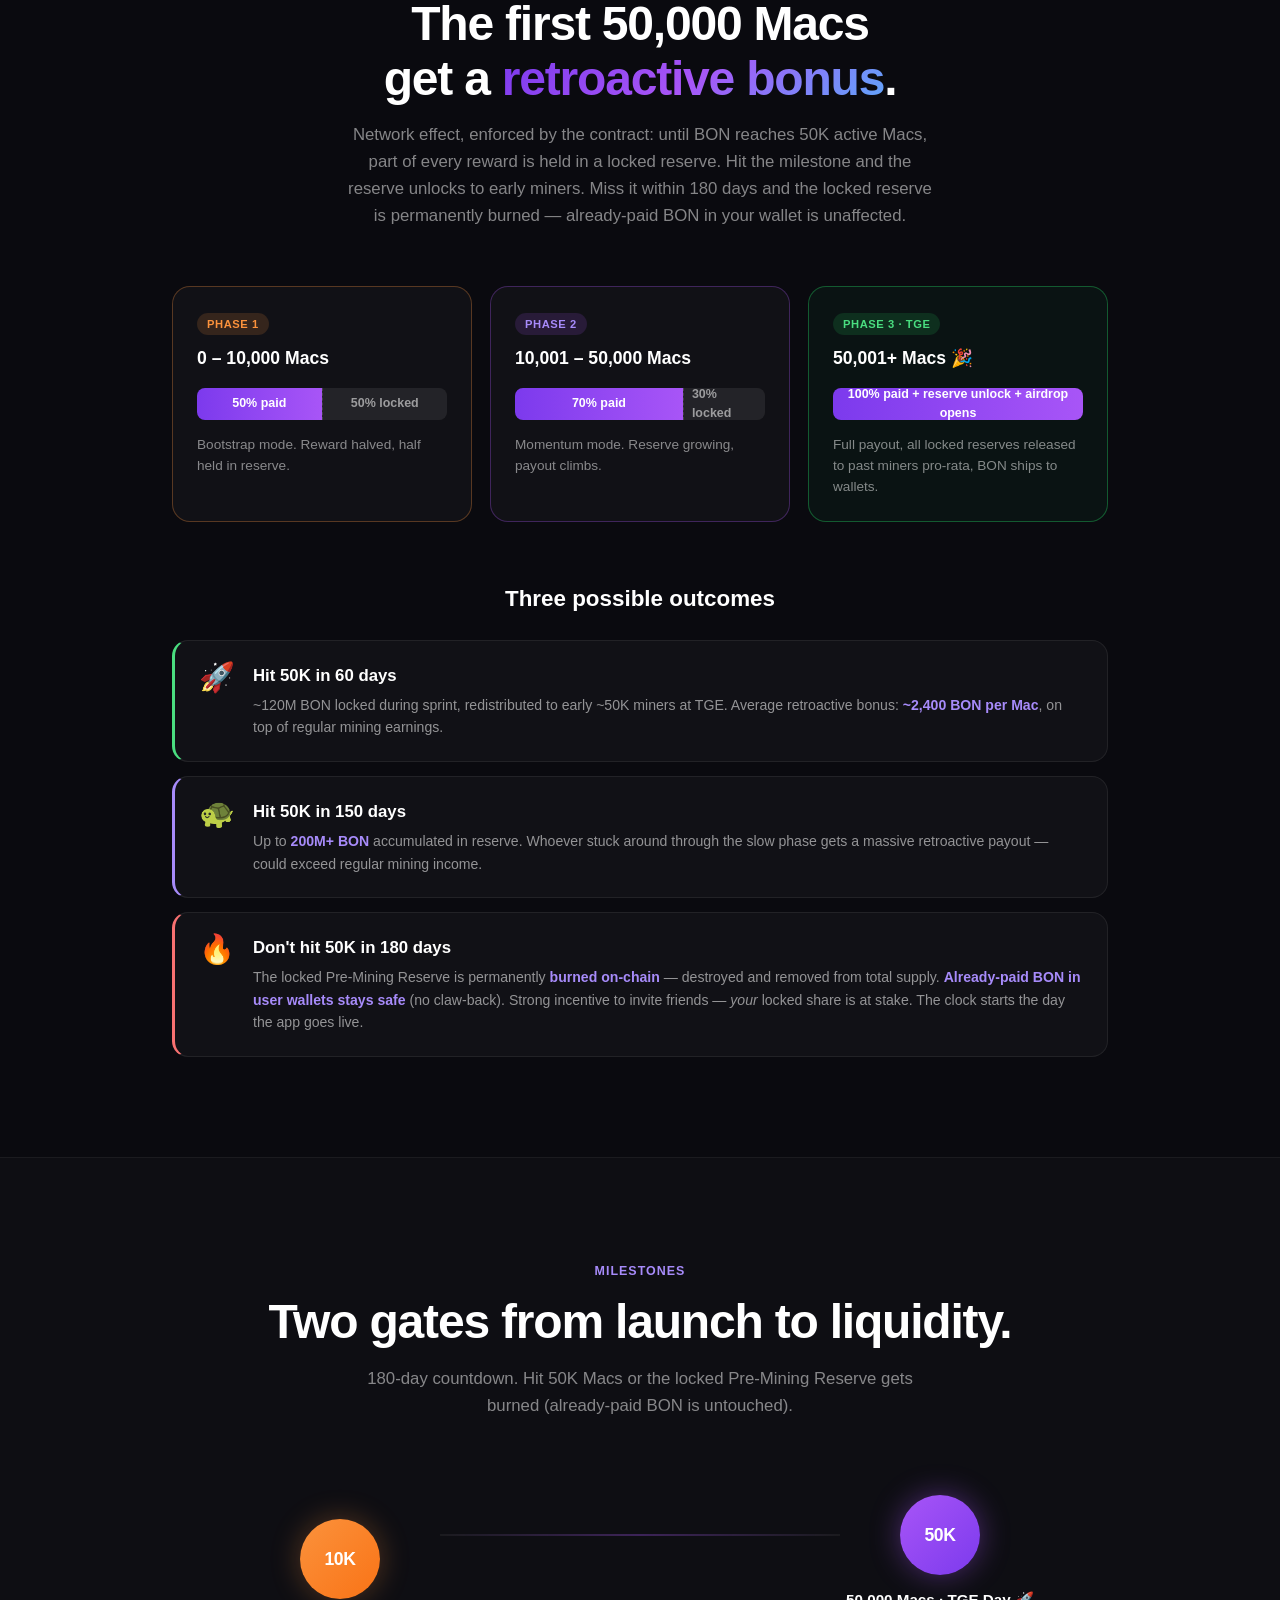
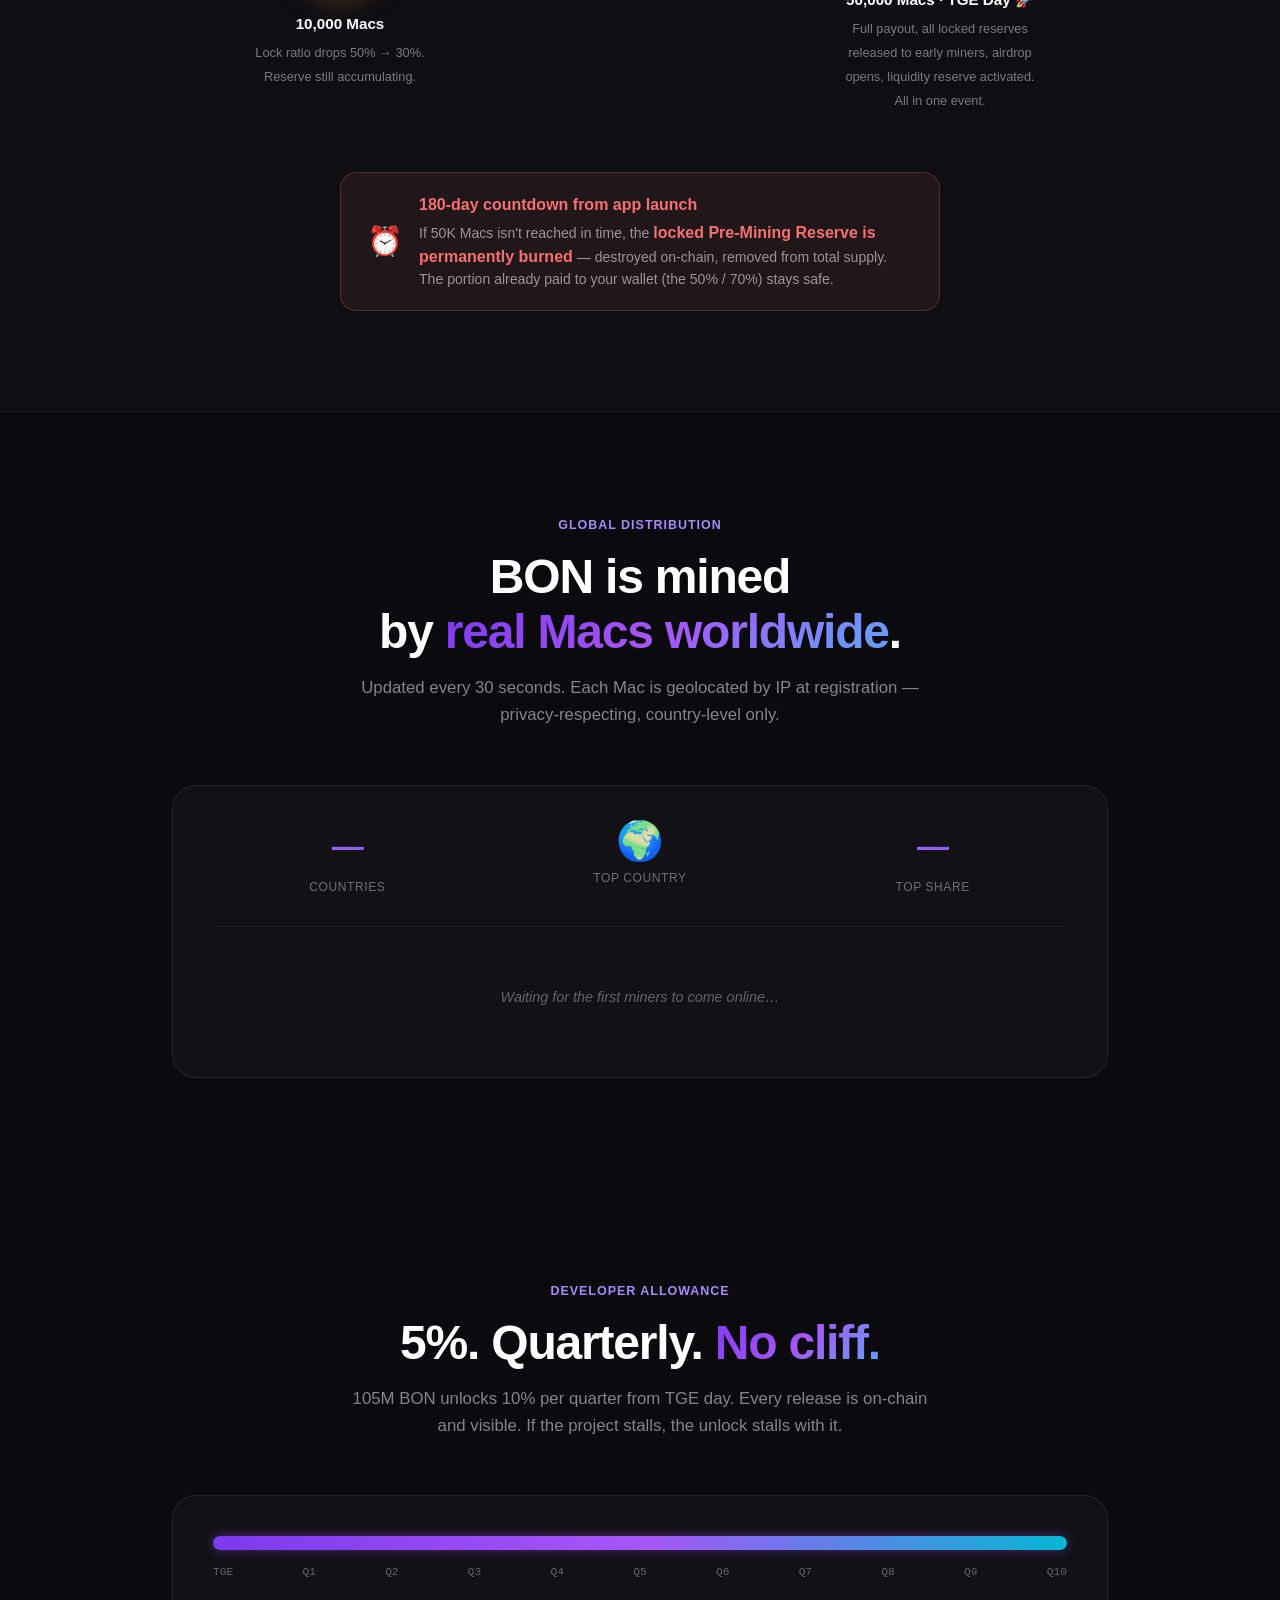
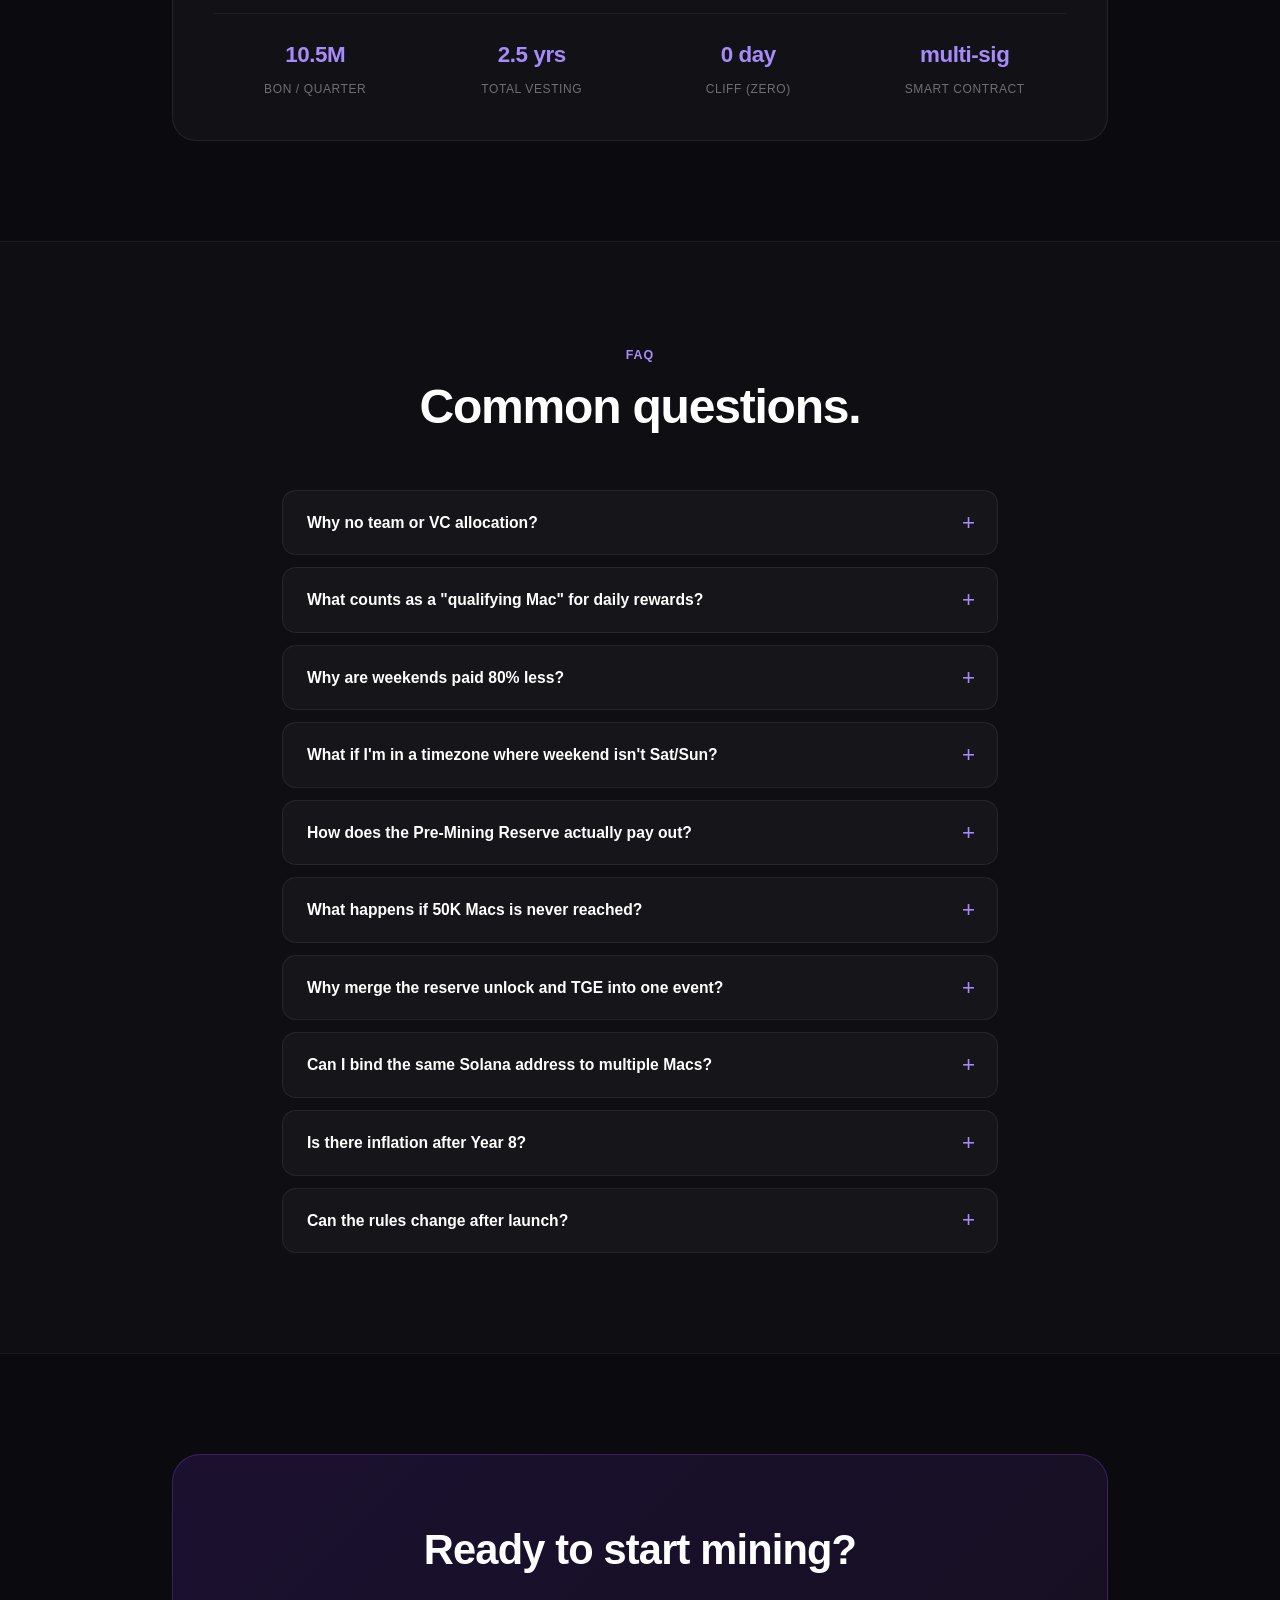
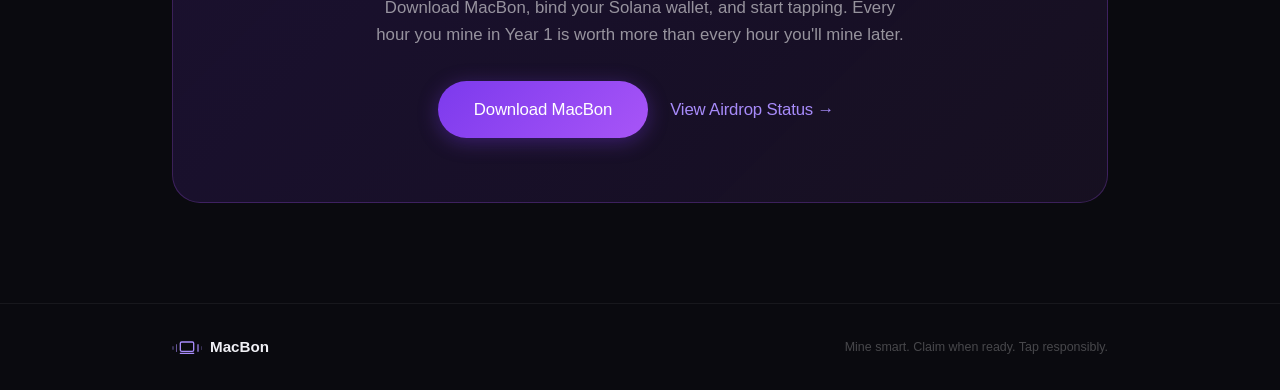
<file: website/tokenomics.html>
<!DOCTYPE html>
<html lang="en">
<head>
    <meta charset="UTF-8">
    <meta name="viewport" content="width=device-width, initial-scale=1.0">
    <title>BON Tokenomics — MacBon</title>
    <meta name="description" content="BON token economics: 80% to miners, 0% VC, 8-year fair distribution with growth-locked reserves.">
    <link rel="stylesheet" href="style.css">
    <link rel="stylesheet" href="tokenomics.css">
</head>
<body class="tk-page">

<!-- Nav -->
<nav class="nav">
    <div class="nav-inner">
        <a href="index.html" class="nav-logo">
            <span class="nav-icon">
                <span class="vibe-line left l1"></span>
                <span class="vibe-line left l2"></span>
                <svg width="20" height="20" viewBox="0 0 24 24" fill="none" stroke="currentColor" stroke-width="2" stroke-linecap="round" stroke-linejoin="round"><rect x="2" y="3" width="20" height="14" rx="2"/><line x1="2" y1="20" x2="22" y2="20"/></svg>
                <span class="vibe-line right l1"></span>
                <span class="vibe-line right l2"></span>
            </span>
            MacBon
        </a>
        <div class="nav-links">
            <a href="index.html#features">Features</a>
            <a href="index.html#mining">BON Mining</a>
            <a href="tokenomics.html" class="active">Tokenomics</a>
            <a href="claim.html" class="btn btn-nav btn-nav-claim">Claim BON</a>
        </div>
    </div>
</nav>

<!-- Live Stats Strip -->
<div class="stats-strip" id="statsStrip">
    <div class="stats-strip-inner">
        <div class="stat-cell">
            <span class="stat-icon">🌍</span>
            <span class="stat-num" id="statActiveDevices">—</span>
            <span class="stat-label">Active Macs</span>
        </div>
        <div class="stat-divider"></div>
        <div class="stat-cell">
            <span class="stat-icon">💰</span>
            <span class="stat-num" id="statDistributed">—</span>
            <span class="stat-label">BON Distributed</span>
        </div>
        <div class="stat-divider"></div>
        <div class="stat-cell">
            <span class="stat-icon">🔒</span>
            <span class="stat-num" id="statLocked">—</span>
            <span class="stat-label">Locked Reserve</span>
        </div>
        <div class="stat-divider"></div>
        <div class="stat-cell">
            <span class="stat-icon">📊</span>
            <span class="stat-num" id="statToday">—</span>
            <span class="stat-label">Today's Pool</span>
        </div>
    </div>
</div>

<!-- Glow background -->
<div class="tk-glow"></div>

<!-- Hero -->
<section class="tk-hero">
    <div class="container">
        <div class="tk-eyebrow">BON Tokenomics</div>
        <h1>Pure proof-of-tap.<br><span class="gradient-text">No VC. No team gift.</span></h1>
        <p class="tk-sub">2.1 billion BON. 80% goes to people who tap their Mac. The other 20% covers liquidity and a small dev allowance — fully transparent, fully on-chain.</p>

        <div class="hw-requirement hw-requirement-compact">
            <svg width="20" height="20" viewBox="0 0 24 24" fill="currentColor"><path d="M18.71 19.5C17.88 20.74 17 21.95 15.66 21.97C14.32 21.99 13.89 21.18 12.37 21.18C10.84 21.18 10.37 21.95 9.09997 21.99C7.78997 22.03 6.79997 20.68 5.95997 19.47C4.24997 17 2.93997 12.45 4.69997 9.39C5.56997 7.87 7.12997 6.91 8.81997 6.88C10.1 6.86 11.32 7.75 12.11 7.75C12.89 7.75 14.37 6.68 15.92 6.84C16.57 6.87 18.39 7.1 19.56 8.82C19.47 8.88 17.39 10.1 17.41 12.63C17.44 15.65 20.06 16.66 20.09 16.67C20.06 16.74 19.67 18.11 18.71 19.5ZM13 3.5C13.73 2.67 14.94 2.04 15.94 2C16.07 3.17 15.6 4.35 14.9 5.19C14.21 6.04 13.07 6.7 11.95 6.61C11.8 5.46 12.36 4.26 13 3.5Z"/></svg>
            <span>Mining requires a <strong>MacBook with Apple Silicon (M1 / M2 / M3 / M4 / M5)</strong>. Intel MacBooks and desktop Macs are not supported.</span>
        </div>

        <!-- Hero stat strip -->
        <div class="tk-hero-stats">
            <div class="tk-hs">
                <div class="tk-hs-num">2.1B</div>
                <div class="tk-hs-label">Total Supply</div>
            </div>
            <div class="tk-hs">
                <div class="tk-hs-num">80%</div>
                <div class="tk-hs-label">Mining Rewards</div>
            </div>
            <div class="tk-hs">
                <div class="tk-hs-num">0%</div>
                <div class="tk-hs-label">VC / Pre-sale / Team</div>
            </div>
            <div class="tk-hs">
                <div class="tk-hs-num">~8 yrs</div>
                <div class="tk-hs-label">Distribution Window</div>
            </div>
        </div>
    </div>
</section>

<!-- Allocation Section -->
<section class="tk-section">
    <div class="container">
        <div class="tk-section-head">
            <div class="tk-section-eyebrow">Distribution</div>
            <h2>Where every BON goes.</h2>
            <p>One pie chart. No footnotes hiding insider allocations.</p>
        </div>

        <div class="tk-alloc-grid">
            <!-- Visual bar chart -->
            <div class="tk-alloc-chart">
                <div class="alloc-stack">
                    <div class="alloc-seg seg-mining" style="flex: 80;">
                        <span class="seg-pct">80%</span>
                        <span class="seg-name">Mining</span>
                    </div>
                    <div class="alloc-seg seg-dex" style="flex: 15;">
                        <span class="seg-pct">15%</span>
                        <span class="seg-name">DEX</span>
                    </div>
                    <div class="alloc-seg seg-dev" style="flex: 5;">
                        <span class="seg-pct">5%</span>
                        <span class="seg-name">Dev</span>
                    </div>
                </div>
                <div class="alloc-total">2,100,000,000 BON</div>
            </div>

            <!-- Detail rows -->
            <div class="tk-alloc-detail">
                <div class="alloc-row">
                    <div class="alloc-dot dot-mining"></div>
                    <div class="alloc-info">
                        <div class="alloc-title">
                            <strong>Mining Rewards</strong>
                            <span class="alloc-amt">1,680,000,000 BON</span>
                        </div>
                        <p>Earned by tappers over ~8 years. Daily pool halves 30% every 6 months. See full schedule below.</p>
                    </div>
                    <div class="alloc-pct">80%</div>
                </div>

                <div class="alloc-row">
                    <div class="alloc-dot dot-dex"></div>
                    <div class="alloc-info">
                        <div class="alloc-title">
                            <strong>Liquidity Reserve</strong>
                            <span class="alloc-amt">315,000,000 BON</span>
                        </div>
                        <p>Reserved for trading liquidity after TGE. Deployment venue and timing decided closer to launch — could be DEX, CEX, or a mix. Held in a public multi-sig until then.</p>
                    </div>
                    <div class="alloc-pct">15%</div>
                </div>

                <div class="alloc-row">
                    <div class="alloc-dot dot-dev"></div>
                    <div class="alloc-info">
                        <div class="alloc-title">
                            <strong>Developer</strong>
                            <span class="alloc-amt">105,000,000 BON</span>
                        </div>
                        <p>10% unlocks every quarter (10 quarters = 2.5 years), no cliff. Funds servers, iOS port, and ongoing maintenance.</p>
                    </div>
                    <div class="alloc-pct">5%</div>
                </div>

                <div class="alloc-row alloc-row-zero">
                    <div class="alloc-dot dot-zero"></div>
                    <div class="alloc-info">
                        <div class="alloc-title">
                            <strong>VC / Pre-sale / Founder Allocation</strong>
                            <span class="alloc-amt alloc-amt-zero">0 BON</span>
                        </div>
                        <p>None. No private rounds. No insider unlocks. No team multisig sitting on supply.</p>
                    </div>
                    <div class="alloc-pct alloc-pct-zero">0%</div>
                </div>
            </div>
        </div>
    </div>
</section>

<!-- Halving Schedule -->
<section class="tk-section tk-section-alt">
    <div class="container">
        <div class="tk-section-head">
            <div class="tk-section-eyebrow">Emission</div>
            <h2>Halving every 6 months.<br><span class="gradient-text">Be early.</span></h2>
            <p>Each era cuts the daily reward pool by 30%. Year 1 alone distributes 51% of all mining rewards.</p>
        </div>

        <!-- Halving curve visualization -->
        <div class="halving-card">
            <div class="halving-bars">
                <div class="hbar" style="--h: 100%"><span class="hbar-pct">30.0%</span><span class="hbar-era">Era 1</span></div>
                <div class="hbar" style="--h: 70%"><span class="hbar-pct">21.0%</span><span class="hbar-era">Era 2</span></div>
                <div class="hbar" style="--h: 49%"><span class="hbar-pct">14.7%</span><span class="hbar-era">Era 3</span></div>
                <div class="hbar" style="--h: 34%"><span class="hbar-pct">10.3%</span><span class="hbar-era">Era 4</span></div>
                <div class="hbar" style="--h: 24%"><span class="hbar-pct">7.2%</span><span class="hbar-era">Era 5</span></div>
                <div class="hbar" style="--h: 17%"><span class="hbar-pct">5.0%</span><span class="hbar-era">Era 6</span></div>
                <div class="hbar" style="--h: 12%"><span class="hbar-pct">3.5%</span><span class="hbar-era">Era 7</span></div>
                <div class="hbar" style="--h: 8%"><span class="hbar-pct">2.5%</span><span class="hbar-era">Era 8</span></div>
                <div class="hbar hbar-tail" style="--h: 6%"><span class="hbar-pct">5.7%</span><span class="hbar-era">Era 9-16</span></div>
            </div>
            <div class="halving-axis">
                <span>Year 1</span>
                <span>Year 2</span>
                <span>Year 3</span>
                <span>Year 4</span>
                <span>Year 5+</span>
            </div>
        </div>

        <!-- Schedule table -->
        <div class="schedule-table">
            <div class="sched-header">
                <span>Era</span>
                <span>Months</span>
                <span class="sched-num">Weekday Pool</span>
                <span class="sched-num">Weekend Pool</span>
                <span class="sched-num">Era Total</span>
                <span class="sched-num">Cumulative</span>
            </div>
            <div class="sched-row sched-row-hot">
                <span><strong>1</strong></span>
                <span>1 – 6</span>
                <span class="sched-num">3,600,000</span>
                <span class="sched-num">720,000</span>
                <span class="sched-num">504M</span>
                <span class="sched-num">30.0%</span>
            </div>
            <div class="sched-row sched-row-hot">
                <span><strong>2</strong></span>
                <span>7 – 12</span>
                <span class="sched-num">2,520,000</span>
                <span class="sched-num">504,000</span>
                <span class="sched-num">352.8M</span>
                <span class="sched-num"><strong>51.0%</strong></span>
            </div>
            <div class="sched-row">
                <span><strong>3</strong></span>
                <span>13 – 18</span>
                <span class="sched-num">1,764,000</span>
                <span class="sched-num">352,800</span>
                <span class="sched-num">247.0M</span>
                <span class="sched-num">65.7%</span>
            </div>
            <div class="sched-row">
                <span><strong>4</strong></span>
                <span>19 – 24</span>
                <span class="sched-num">1,234,800</span>
                <span class="sched-num">246,960</span>
                <span class="sched-num">172.9M</span>
                <span class="sched-num"><strong>76.0%</strong></span>
            </div>
            <div class="sched-row">
                <span><strong>5</strong></span>
                <span>25 – 30</span>
                <span class="sched-num">864,360</span>
                <span class="sched-num">172,872</span>
                <span class="sched-num">121.0M</span>
                <span class="sched-num">83.2%</span>
            </div>
            <div class="sched-row">
                <span><strong>6</strong></span>
                <span>31 – 36</span>
                <span class="sched-num">605,052</span>
                <span class="sched-num">121,010</span>
                <span class="sched-num">84.7M</span>
                <span class="sched-num"><strong>88.2%</strong></span>
            </div>
            <div class="sched-row sched-row-tail">
                <span><strong>7-16</strong></span>
                <span>37 – 96</span>
                <span class="sched-num">↓ halving</span>
                <span class="sched-num">↓ halving</span>
                <span class="sched-num">~197M</span>
                <span class="sched-num">99.7%</span>
            </div>
        </div>

        <p class="schedule-note">All pools are global daily totals split equally among Macs that complete 6 hours of tap activity that UTC day. Weekend pools (Sat &amp; Sun UTC) are 80% smaller — rest is rest.</p>
    </div>
</section>

<!-- Pre-Mining Reserve -->
<section class="tk-section">
    <div class="container">
        <div class="tk-section-head">
            <div class="tk-section-eyebrow">Growth Lock</div>
            <h2>The first 50,000 Macs<br>get a <span class="gradient-text">retroactive bonus</span>.</h2>
            <p>Network effect, enforced by the contract: until BON reaches 50K active Macs, part of every reward is held in a locked reserve. Hit the milestone and the reserve unlocks to early miners. Miss it within 180 days and the locked reserve is permanently burned — already-paid BON in your wallet is unaffected.</p>
        </div>

        <!-- Three phases visualization -->
        <div class="phase-grid">
            <div class="phase phase-1">
                <div class="phase-tag">Phase 1</div>
                <div class="phase-range">0 – 10,000 Macs</div>
                <div class="phase-split">
                    <div class="split-paid" style="flex: 50;">50% paid</div>
                    <div class="split-locked" style="flex: 50;">50% locked</div>
                </div>
                <p>Bootstrap mode. Reward halved, half held in reserve.</p>
            </div>
            <div class="phase phase-2">
                <div class="phase-tag">Phase 2</div>
                <div class="phase-range">10,001 – 50,000 Macs</div>
                <div class="phase-split">
                    <div class="split-paid" style="flex: 70;">70% paid</div>
                    <div class="split-locked" style="flex: 30;">30% locked</div>
                </div>
                <p>Momentum mode. Reserve growing, payout climbs.</p>
            </div>
            <div class="phase phase-3">
                <div class="phase-tag">Phase 3 · TGE</div>
                <div class="phase-range">50,001+ Macs 🎉</div>
                <div class="phase-split">
                    <div class="split-paid" style="flex: 100;">100% paid + reserve unlock + airdrop opens</div>
                </div>
                <p>Full payout, all locked reserves released to past miners pro-rata, BON ships to wallets.</p>
            </div>
        </div>

        <!-- Outcome scenarios -->
        <div class="scenarios">
            <h3>Three possible outcomes</h3>
            <div class="scenario-list">
                <div class="scenario scenario-good">
                    <div class="scenario-icon">🚀</div>
                    <div class="scenario-body">
                        <div class="scenario-title">Hit 50K in 60 days</div>
                        <p>~120M BON locked during sprint, redistributed to early ~50K miners at TGE. Average retroactive bonus: <strong>~2,400 BON per Mac</strong>, on top of regular mining earnings.</p>
                    </div>
                </div>
                <div class="scenario scenario-mid">
                    <div class="scenario-icon">🐢</div>
                    <div class="scenario-body">
                        <div class="scenario-title">Hit 50K in 150 days</div>
                        <p>Up to <strong>200M+ BON</strong> accumulated in reserve. Whoever stuck around through the slow phase gets a massive retroactive payout — could exceed regular mining income.</p>
                    </div>
                </div>
                <div class="scenario scenario-bad">
                    <div class="scenario-icon">🔥</div>
                    <div class="scenario-body">
                        <div class="scenario-title">Don't hit 50K in 180 days</div>
                        <p>The locked Pre-Mining Reserve is permanently <strong>burned on-chain</strong> — destroyed and removed from total supply. <strong>Already-paid BON in user wallets stays safe</strong> (no claw-back). Strong incentive to invite friends — <em>your</em> locked share is at stake. The clock starts the day the app goes live.</p>
                    </div>
                </div>
            </div>
        </div>
    </div>
</section>

<!-- Milestones Timeline -->
<section class="tk-section tk-section-alt">
    <div class="container">
        <div class="tk-section-head">
            <div class="tk-section-eyebrow">Milestones</div>
            <h2>Two gates from launch to liquidity.</h2>
            <p>180-day countdown. Hit 50K Macs or the locked Pre-Mining Reserve gets burned (already-paid BON is untouched).</p>
        </div>

        <div class="milestone-timeline">
            <div class="ms-item">
                <div class="ms-circle ms-1">10K</div>
                <div class="ms-text">
                    <strong>10,000 Macs</strong>
                    <span>Lock ratio drops 50% → 30%. Reserve still accumulating.</span>
                </div>
            </div>
            <div class="ms-line"></div>
            <div class="ms-item">
                <div class="ms-circle ms-2">50K</div>
                <div class="ms-text">
                    <strong>50,000 Macs · TGE Day 🚀</strong>
                    <span>Full payout, all locked reserves released to early miners, airdrop opens, liquidity reserve activated. All in one event.</span>
                </div>
            </div>
        </div>

        <div class="countdown-banner">
            <div class="cd-icon">⏰</div>
            <div class="cd-text">
                <strong>180-day countdown from app launch</strong>
                <span>If 50K Macs isn't reached in time, the <strong>locked Pre-Mining Reserve is permanently burned</strong> — destroyed on-chain, removed from total supply. The portion already paid to your wallet (the 50% / 70%) stays safe.</span>
            </div>
        </div>
    </div>
</section>

<!-- Global Distribution -->
<section class="tk-section">
    <div class="container">
        <div class="tk-section-head">
            <div class="tk-section-eyebrow">Global Distribution</div>
            <h2>BON is mined<br>by <span class="gradient-text">real Macs worldwide</span>.</h2>
            <p>Updated every 30 seconds. Each Mac is geolocated by IP at registration — privacy-respecting, country-level only.</p>
        </div>

        <div class="geo-card">
            <div class="geo-summary">
                <div class="geo-stat">
                    <span class="geo-num" id="geoCountriesCount">—</span>
                    <span class="geo-label">Countries</span>
                </div>
                <div class="geo-stat">
                    <span class="geo-num" id="geoTopFlag">🌍</span>
                    <span class="geo-label">Top Country</span>
                </div>
                <div class="geo-stat">
                    <span class="geo-num" id="geoTopPct">—</span>
                    <span class="geo-label">Top Share</span>
                </div>
            </div>

            <div class="geo-leaderboard" id="geoLeaderboard">
                <!-- Filled by stats.js -->
                <div class="geo-empty">Waiting for the first miners to come online…</div>
            </div>
        </div>
    </div>
</section>

<!-- Developer vesting -->
<section class="tk-section">
    <div class="container">
        <div class="tk-section-head">
            <div class="tk-section-eyebrow">Developer Allowance</div>
            <h2>5%. Quarterly. <span class="gradient-text">No cliff.</span></h2>
            <p>105M BON unlocks 10% per quarter from TGE day. Every release is on-chain and visible. If the project stalls, the unlock stalls with it.</p>
        </div>

        <div class="vesting-card">
            <div class="vesting-bar">
                <div class="vbar-fill"></div>
                <div class="vbar-marks">
                    <span>TGE</span><span>Q1</span><span>Q2</span><span>Q3</span><span>Q4</span><span>Q5</span><span>Q6</span><span>Q7</span><span>Q8</span><span>Q9</span><span>Q10</span>
                </div>
            </div>
            <div class="vesting-stats">
                <div class="vstat">
                    <span class="vstat-num">10.5M</span>
                    <span class="vstat-label">BON / quarter</span>
                </div>
                <div class="vstat">
                    <span class="vstat-num">2.5 yrs</span>
                    <span class="vstat-label">Total vesting</span>
                </div>
                <div class="vstat">
                    <span class="vstat-num">0 day</span>
                    <span class="vstat-label">Cliff (zero)</span>
                </div>
                <div class="vstat">
                    <span class="vstat-num">multi-sig</span>
                    <span class="vstat-label">Smart contract</span>
                </div>
            </div>
        </div>
    </div>
</section>

<!-- FAQ -->
<section class="tk-section tk-section-alt">
    <div class="container container-narrow">
        <div class="tk-section-head">
            <div class="tk-section-eyebrow">FAQ</div>
            <h2>Common questions.</h2>
        </div>

        <div class="faq-list">
            <details class="faq-item">
                <summary>Why no team or VC allocation?</summary>
                <p>Because BON should belong to the people who actually use MacBon. The 5% developer pool covers ongoing engineering, infrastructure, and compliance — that's it. No one is sitting on a 20% bag waiting to dump.</p>
            </details>

            <details class="faq-item">
                <summary>What counts as a "qualifying Mac" for daily rewards?</summary>
                <p>A Mac that produces tap activity in at least 6 distinct UTC hours during the same UTC day. The 6 hours don't have to be consecutive. The server validates each hour against an anti-cheat threshold (max 10,000 taps per hour to prevent injection).</p>
            </details>

            <details class="faq-item">
                <summary>Why are weekends paid 80% less?</summary>
                <p>Two reasons. First, BON is meant to reward focused weekday work — the same rhythm the rest of your life follows. Second, an 80% weekend cut prevents 24/7 farm rigs from extracting disproportionate rewards. Rest is rest.</p>
            </details>

            <details class="faq-item">
                <summary>What if I'm in a timezone where weekend isn't Sat/Sun?</summary>
                <p>The contract uses UTC weekend (Saturday and Sunday UTC) as a single global rule. We chose UTC to keep the math identical for everyone — any local definition would create timezone arbitrage. If your work week is Sun–Thu, you'll see your earnings shift by one day.</p>
            </details>

            <details class="faq-item">
                <summary>How does the Pre-Mining Reserve actually pay out?</summary>
                <p>Every locked BON is recorded against your <code>device_id</code> daily. When the network hits 50,000 Macs, the smart contract triggers a one-time event at TGE: every record's <code>locked_amount</code> is added to the corresponding device's claimable balance — and immediately distributed alongside your regular mining earnings. You don't need to do anything.</p>
            </details>

            <details class="faq-item">
                <summary>What happens if 50K Macs is never reached?</summary>
                <p>If the network doesn't hit 50,000 active Macs within 180 days of app launch, all locked reserves are permanently burned from the supply and the project is considered failed. Already-paid BON remains valid in user balances (no claw-back). The 15% liquidity reserve stays under the public multi-sig and would not be deployed.</p>
            </details>

            <details class="faq-item">
                <summary>Why merge the reserve unlock and TGE into one event?</summary>
                <p>Simplicity and storytelling. One target — 50K Macs — is easier to rally a community around than two staggered milestones. It also means early miners' retroactive bonus lands the same day BON becomes tradable, maximising both the symbolic and financial impact.</p>
            </details>

            <details class="faq-item">
                <summary>Can I bind the same Solana address to multiple Macs?</summary>
                <p>Yes — up to 10 Macs per Solana address. Each Mac mines independently. At airdrop time the contract sums all 10 device balances and sends one transfer to your wallet.</p>
            </details>

            <details class="faq-item">
                <summary>Is there inflation after Year 8?</summary>
                <p>None. Total supply is hard-capped at 2.1B (or less, if reserves get burned). After Year 8 mining tails off; new BON only circulates from existing holders trading.</p>
            </details>

            <details class="faq-item">
                <summary>Can the rules change after launch?</summary>
                <p>The token contract itself is immutable. Mining parameters (daily pool size, halving cadence) are encoded in the server. After Year 1 we plan to migrate parameter control to a community-voted DAO using BON-weighted governance.</p>
            </details>
        </div>
    </div>
</section>

<!-- Final CTA -->
<section class="tk-section tk-final">
    <div class="container">
        <div class="tk-final-card">
            <h2>Ready to start mining?</h2>
            <p>Download MacBon, bind your Solana wallet, and start tapping. Every hour you mine in Year 1 is worth more than every hour you'll mine later.</p>
            <div class="tk-final-actions">
                <a href="index.html#download" class="btn btn-primary btn-lg">Download MacBon</a>
                <a href="claim.html" class="btn btn-ghost btn-lg">View Airdrop Status →</a>
            </div>
        </div>
    </div>
</section>

<!-- Footer -->
<footer class="footer">
    <div class="container">
        <div class="footer-inner">
            <div class="footer-brand">
                <span class="nav-icon small">
                    <span class="vibe-line left l1"></span>
                    <span class="vibe-line left l2"></span>
                    <svg width="16" height="16" viewBox="0 0 24 24" fill="none" stroke="currentColor" stroke-width="2" stroke-linecap="round" stroke-linejoin="round"><rect x="2" y="3" width="20" height="14" rx="2"/><line x1="2" y1="20" x2="22" y2="20"/></svg>
                    <span class="vibe-line right l1"></span>
                    <span class="vibe-line right l2"></span>
                </span>
                MacBon
            </div>
            <p class="footer-copy">Mine smart. Claim when ready. Tap responsibly.</p>
        </div>
    </div>
</footer>

<script src="stats.js"></script>
</body>
</html>
</file>
<file: website/style.css>
/* ========================================
   MacBon — Dark Theme (matches BON Mining + Tokenomics)
   ======================================== */

:root {
    --bg: #0a0a0f;
    --bg-secondary: #0f0f15;
    --bg-card: #14141c;
    --bg-elevated: rgba(255,255,255,0.03);
    --text: #f0f0f5;
    --text-secondary: rgba(255,255,255,0.6);
    --text-tertiary: rgba(255,255,255,0.4);
    --border: rgba(255,255,255,0.1);
    --border-light: rgba(255,255,255,0.06);
    --purple: #a78bfa;
    --purple-deep: #7c3aed;
    --blue: #60a5fa;
    --blue-hover: #93c5fd;
    --gradient: linear-gradient(135deg, #7c3aed, #a855f7, #60a5fa);
    --gradient-warm: linear-gradient(135deg, #f97316, #ec4899, #7c3aed);
    --radius: 20px;
    --radius-sm: 12px;
    --radius-xs: 8px;
    --font: -apple-system, BlinkMacSystemFont, 'SF Pro Display', 'SF Pro Text', 'Helvetica Neue', sans-serif;
    --font-display: 'SF Pro Display', -apple-system, BlinkMacSystemFont, 'Helvetica Neue', sans-serif;
}

* { margin: 0; padding: 0; box-sizing: border-box; }

html {
    scroll-behavior: smooth;
    -webkit-font-smoothing: antialiased;
    -moz-osx-font-smoothing: grayscale;
}

body {
    font-family: var(--font);
    background: var(--bg);
    color: var(--text);
    line-height: 1.5;
    overflow-x: hidden;
}

.container {
    max-width: 980px;
    margin: 0 auto;
    padding: 0 22px;
}

.container-wide {
    max-width: 1120px;
    margin: 0 auto;
    padding: 0 22px;
}

/* ── Nav ── */

.nav {
    position: fixed;
    top: 0;
    left: 0;
    right: 0;
    z-index: 100;
    padding: 0 22px;
    height: 52px;
    background: rgba(10,10,15,0.72);
    backdrop-filter: saturate(180%) blur(20px);
    -webkit-backdrop-filter: saturate(180%) blur(20px);
    border-bottom: 1px solid rgba(255,255,255,0.08);
    display: flex;
    align-items: center;
}

.nav-inner {
    max-width: 980px;
    margin: 0 auto;
    width: 100%;
    display: flex;
    justify-content: space-between;
    align-items: center;
}

.nav-logo {
    display: flex;
    align-items: center;
    gap: 8px;
    font-size: 1.1rem;
    font-weight: 700;
    color: var(--text);
    text-decoration: none;
    letter-spacing: -0.02em;
}

.nav-icon {
    display: inline-flex;
    align-items: center;
    gap: 2px;
    color: var(--purple);
}

.nav-icon.small { gap: 2px; }
.nav-icon.small svg { width: 16px; height: 16px; }

.vibe-line {
    display: inline-block;
    width: 1.5px;
    background: currentColor;
    border-radius: 2px;
}

.vibe-line.l1 { height: 10px; opacity: 0.6; }
.vibe-line.l2 { height: 6px; opacity: 0.3; }
.nav-icon.small .vibe-line.l1 { height: 8px; }
.nav-icon.small .vibe-line.l2 { height: 4px; }

.vibe-line.left.l2 { order: -1; }
.vibe-line.right.l2 { order: 1; }

.nav-links {
    display: flex;
    align-items: center;
    gap: 28px;
}

.nav-links a {
    color: var(--text-secondary);
    text-decoration: none;
    font-size: 0.82rem;
    font-weight: 500;
    transition: color 0.2s;
}

.nav-links a:hover { color: var(--text); }

/* ── Live Stats Strip (sticky under nav) ── */

.stats-strip {
    position: fixed;
    top: 52px;
    left: 0;
    right: 0;
    z-index: 99;
    height: 44px;
    background: rgba(10,10,15,0.85);
    backdrop-filter: saturate(180%) blur(20px);
    -webkit-backdrop-filter: saturate(180%) blur(20px);
    border-bottom: 1px solid rgba(168,139,250,0.15);
    display: flex;
    align-items: center;
    justify-content: center;
    padding: 0 22px;
    overflow: hidden;
}

.stats-strip-inner {
    max-width: 980px;
    width: 100%;
    display: flex;
    align-items: center;
    justify-content: space-around;
    gap: 12px;
}

.stat-cell {
    display: flex;
    align-items: baseline;
    gap: 6px;
    white-space: nowrap;
    overflow: hidden;
    text-overflow: ellipsis;
}

.stat-cell .stat-icon {
    font-size: 0.9rem;
    line-height: 1;
    margin-right: 2px;
}

.stat-cell .stat-num {
    font-family: 'SF Mono', 'Menlo', monospace;
    font-size: 0.85rem;
    font-weight: 700;
    color: #a78bfa;
    letter-spacing: -0.01em;
    transition: color 0.3s;
}

.stat-cell .stat-label {
    font-size: 0.72rem;
    color: rgba(255,255,255,0.5);
    text-transform: uppercase;
    letter-spacing: 0.04em;
}

.stat-divider {
    width: 1px;
    height: 18px;
    background: rgba(255,255,255,0.1);
    flex-shrink: 0;
}

/* When numbers update, briefly pulse */
.stat-cell .stat-num.pulse {
    color: #4ade80;
}

/* Body padding to account for nav (52px) + stats strip (44px) */
body {
    padding-top: 96px;
}

@media (max-width: 760px) {
    .stats-strip { height: auto; padding: 8px 12px; }
    .stats-strip-inner {
        flex-wrap: wrap;
        justify-content: center;
        gap: 6px 14px;
    }
    .stat-cell .stat-label { display: none; }
    .stat-divider { display: none; }
    body { padding-top: 110px; }
}

/* ── Buttons ── */

.btn {
    display: inline-flex;
    align-items: center;
    gap: 8px;
    padding: 12px 24px;
    border-radius: 980px;
    font-weight: 500;
    font-size: 0.95rem;
    text-decoration: none;
    transition: all 0.3s cubic-bezier(.25,.1,.25,1);
    cursor: pointer;
    border: none;
    font-family: var(--font);
    letter-spacing: -0.01em;
}

.btn-sm { padding: 8px 18px; font-size: 0.82rem; }
.btn-lg { padding: 16px 36px; font-size: 1.05rem; }

.btn-primary {
    background: linear-gradient(135deg, #7c3aed, #a855f7);
    color: white;
    box-shadow: 0 4px 20px rgba(124,58,237,0.35);
}
.btn-primary:hover {
    filter: brightness(1.1);
    box-shadow: 0 6px 26px rgba(124,58,237,0.5);
}

.btn-ghost {
    background: transparent;
    color: var(--purple);
    padding: 16px 8px;
}
.btn-ghost:hover {
    text-decoration: underline;
}

.btn-dark {
    background: rgba(255,255,255,0.1);
    color: var(--text);
    border: 1px solid rgba(255,255,255,0.12);
}
.btn-dark:hover {
    background: rgba(255,255,255,0.15);
}

.btn-nav {
    background: rgba(255,255,255,0.08);
    color: var(--text);
    border: 1px solid rgba(255,255,255,0.12);
    border-radius: 980px;
    padding: 6px 16px;
    font-size: 0.82rem;
}

/* ── Hero ── */

.hero {
    padding: 40px 22px 40px;
    text-align: center;
    overflow: hidden;
    background: var(--bg);
}

.hero-eyebrow {
    display: inline-flex;
    align-items: center;
    gap: 6px;
    font-size: 0.85rem;
    font-weight: 600;
    color: var(--purple);
    margin-bottom: 16px;
    letter-spacing: 0.01em;
}

.hero h1 {
    font-family: var(--font-display);
    font-size: clamp(3rem, 7vw, 5rem);
    font-weight: 700;
    line-height: 1.05;
    letter-spacing: -0.035em;
    margin-bottom: 20px;
    color: var(--text);
}

.hero h1 em {
    font-style: normal;
    background: var(--gradient);
    -webkit-background-clip: text;
    -webkit-text-fill-color: transparent;
    background-clip: text;
}

.hero-sub {
    font-size: 1.3rem;
    color: var(--text-secondary);
    line-height: 1.5;
    margin-bottom: 36px;
    max-width: 520px;
    margin-left: auto;
    margin-right: auto;
    font-weight: 400;
    letter-spacing: -0.01em;
}

.hero-actions {
    display: flex;
    gap: 12px;
    justify-content: center;
    flex-wrap: wrap;
    margin-bottom: 32px;
}

/* ── Hero Visual — MacBook Demo ── */

.hero-visual {
    position: relative;
    width: 100%;
    max-width: 640px;
    margin: 0 auto;
}

.mac-demo {
    position: relative;
    width: 100%;
    padding-bottom: 30px;
}

/* MacBook body */
.mac-body {
    position: relative;
    width: 65%;
    margin: 0 auto;
    filter: drop-shadow(0 12px 60px rgba(124,58,237,0.25)) drop-shadow(0 8px 40px rgba(0,0,0,0.5));
}

/* Screen */
.mac-screen {
    background: linear-gradient(180deg, #e2e2e5, #d5d5d8);
    border-radius: 14px 14px 0 0;
    padding: 8px 8px 0 8px;
    position: relative;
}

.mac-screen::before {
    content: '';
    position: absolute;
    top: 5px;
    left: 50%;
    transform: translateX(-50%);
    width: 6px;
    height: 6px;
    background: #555;
    border-radius: 50%;
    opacity: 0.3;
}

.mac-screen-inner {
    background: #1d1d1f;
    border-radius: 8px 8px 0 0;
    overflow: hidden;
    aspect-ratio: 16/10;
    display: flex;
    flex-direction: column;
}

.mac-screen-bar {
    display: flex;
    align-items: center;
    gap: 5px;
    padding: 6px 10px;
    background: rgba(255,255,255,0.04);
}

.bar-dot { width: 7px; height: 7px; border-radius: 50%; }
.bar-dot.red { background: #ff5f57; }
.bar-dot.yellow { background: #ffbd2e; }
.bar-dot.green { background: #28c840; }

.bar-title {
    margin-left: auto;
    font-size: 0.6rem;
    color: rgba(255,255,255,0.25);
    font-weight: 600;
    letter-spacing: 0.02em;
}

.mac-screen-content {
    flex: 1;
    display: flex;
    align-items: center;
    justify-content: center;
    position: relative;
}

/* Toast in screen */
.mac-toast {
    display: flex;
    align-items: center;
    gap: 8px;
    padding: 10px 24px;
    background: rgba(255,255,255,0.08);
    border: 1px solid rgba(255,255,255,0.1);
    border-radius: 980px;
    font-size: 0.8rem;
    font-weight: 600;
    color: rgba(255,255,255,0.85);
    opacity: 0;
    transform: scale(0.9) translateY(6px);
    transition: all 0.3s cubic-bezier(.34,1.56,.64,1);
}

.mac-toast.show {
    opacity: 1;
    transform: scale(1) translateY(0);
}

.mac-toast-icon { font-size: 1.1rem; }

/* Keyboard area */
.mac-keyboard {
    background: linear-gradient(180deg, #c8c8cc, #bbbbbe);
    height: 6px;
    position: relative;
}

.keyboard-keys {
    position: absolute;
    inset: 0;
    background: repeating-linear-gradient(
        90deg,
        transparent 0px,
        transparent 3px,
        rgba(0,0,0,0.04) 3px,
        rgba(0,0,0,0.04) 4px
    );
}

/* Bottom area with trackpad and tap zones */
.mac-bottom {
    background: linear-gradient(180deg, #bbbbbe, #b0b0b4);
    height: 80px;
    display: flex;
    align-items: center;
    justify-content: center;
    gap: 0;
    position: relative;
    padding: 0 24px;
}

.mac-trackpad {
    width: 34%;
    height: 52px;
    background: linear-gradient(180deg, #a8a8ad, #a0a0a5);
    border-radius: 6px;
    border: 1px solid rgba(0,0,0,0.06);
    position: relative;
    z-index: 1;
}

/* Tap zones — the areas beside trackpad */
.tap-zone {
    flex: 1;
    height: 100%;
    position: relative;
    display: flex;
    align-items: center;
    justify-content: center;
}

/* Ripple effect */
.zone-ripple {
    position: absolute;
    width: 40px;
    height: 40px;
    border-radius: 50%;
    border: 2px solid var(--purple);
    opacity: 0;
    pointer-events: none;
}

.zone-left .zone-ripple { left: 45%; top: 45%; transform: translate(-50%,-50%); }
.zone-right .zone-ripple { right: 45%; top: 45%; transform: translate(50%,-50%); }

.zone-ripple.active {
    animation: zoneRipple 0.6s ease-out forwards;
}

.zone-ripple.r2.active {
    animation: zoneRipple 0.6s ease-out 0.08s forwards;
}

@keyframes zoneRipple {
    0% { opacity: 0.6; transform: translate(-50%,-50%) scale(0.3); }
    100% { opacity: 0; transform: translate(-50%,-50%) scale(2.5); }
}

.zone-right .zone-ripple.active {
    animation: zoneRippleR 0.6s ease-out forwards;
}
.zone-right .zone-ripple.r2.active {
    animation: zoneRippleR 0.6s ease-out 0.08s forwards;
}

@keyframes zoneRippleR {
    0% { opacity: 0.6; transform: translate(50%,-50%) scale(0.3); }
    100% { opacity: 0; transform: translate(50%,-50%) scale(2.5); }
}

/* Glow on tap zone when tapped */
.tap-zone.tapped::after {
    content: '';
    position: absolute;
    inset: 15%;
    background: radial-gradient(circle, rgba(124,58,237,0.12) 0%, transparent 70%);
    border-radius: 50%;
    animation: zoneGlow 0.5s ease-out forwards;
}

@keyframes zoneGlow {
    0% { opacity: 1; transform: scale(0.5); }
    100% { opacity: 0; transform: scale(1.5); }
}

/* Bottom edge */
.mac-edge {
    background: linear-gradient(180deg, #a5a5aa, #9a9a9f);
    height: 5px;
    border-radius: 0 0 8px 8px;
}

/* ── Hand animation ── */

.demo-hand {
    position: absolute;
    width: 48px;
    height: 64px;
    z-index: 10;
    pointer-events: none;
    bottom: 30px;
    right: 20%;
    transition: none;
    filter: drop-shadow(0 4px 12px rgba(124,58,237,0.2));
}

/* ── Action bubbles ── */

.action-bubble {
    position: absolute;
    display: flex;
    align-items: center;
    gap: 8px;
    padding: 10px 18px;
    background: rgba(20,20,28,0.95);
    border: 1px solid rgba(168,139,250,0.3);
    border-radius: 980px;
    box-shadow: 0 4px 20px rgba(124,58,237,0.3), 0 0 0 1px rgba(255,255,255,0.05);
    backdrop-filter: blur(10px);
    -webkit-backdrop-filter: blur(10px);
    font-size: 0.82rem;
    font-weight: 600;
    color: var(--text);
    white-space: nowrap;
    opacity: 0;
    transform: scale(0.5) translateY(10px);
    pointer-events: none;
    z-index: 20;
    transition: none;
}

.action-bubble.pop {
    animation: bubblePop 1.8s cubic-bezier(.34,1.56,.64,1) forwards;
}

.bubble-emoji { font-size: 1.2rem; }
.bubble-label { letter-spacing: -0.01em; }

/* Each bubble gets a unique position around the MacBook */
.bubble-1 { bottom: 65%; left: 0%; }
.bubble-2 { bottom: 70%; right: -2%; }
.bubble-3 { bottom: 50%; left: -6%; }
.bubble-4 { bottom: 55%; right: -6%; }
.bubble-5 { bottom: 35%; left: -4%; }
.bubble-6 { bottom: 40%; right: -4%; }
.bubble-7 { bottom: 20%; left: 0%; }
.bubble-8 { bottom: 25%; right: 0%; }

@keyframes bubblePop {
    0% {
        opacity: 0;
        transform: scale(0.4) translateY(20px);
    }
    15% {
        opacity: 1;
        transform: scale(1.05) translateY(-10px);
    }
    25% {
        transform: scale(1) translateY(-15px);
    }
    70% {
        opacity: 1;
        transform: scale(1) translateY(-20px);
    }
    100% {
        opacity: 0;
        transform: scale(0.8) translateY(-40px);
    }
}

/* ── Stats Ribbon ── */

.proof {
    padding: 32px 0;
    background: var(--bg-secondary);
}

.proof-grid {
    display: flex;
    align-items: center;
    justify-content: center;
    gap: 48px;
    flex-wrap: wrap;
}

.proof-item {
    display: flex;
    flex-direction: column;
    align-items: center;
    gap: 2px;
}

.proof-number {
    font-family: var(--font-display);
    font-size: 2.2rem;
    font-weight: 700;
    color: var(--text);
    letter-spacing: -0.02em;
}

.proof-label {
    font-size: 0.8rem;
    color: var(--text-tertiary);
    font-weight: 500;
}

.proof-divider {
    width: 1px;
    height: 32px;
    background: var(--border-light);
}

/* ── Section Headers ── */

.section-header {
    text-align: center;
    max-width: 600px;
    margin: 0 auto 56px;
}

.section-eyebrow {
    font-size: 0.82rem;
    font-weight: 600;
    color: var(--purple);
    text-transform: uppercase;
    letter-spacing: 0.06em;
    margin-bottom: 12px;
}

.section-header h2 {
    font-family: var(--font-display);
    font-size: clamp(2rem, 4.5vw, 3.2rem);
    font-weight: 700;
    line-height: 1.08;
    letter-spacing: -0.03em;
    margin-bottom: 16px;
    color: var(--text);
}

.gradient-text {
    background: var(--gradient);
    -webkit-background-clip: text;
    -webkit-text-fill-color: transparent;
    background-clip: text;
}

.section-header p {
    font-size: 1.1rem;
    color: var(--text-secondary);
    line-height: 1.5;
    letter-spacing: -0.005em;
}

/* ── Features ── */

.features {
    padding: 100px 0;
    background: var(--bg);
}

.features-grid {
    display: grid;
    grid-template-columns: repeat(3, 1fr);
    gap: 16px;
}

.feature-card {
    background: var(--bg-elevated);
    border: 1px solid var(--border-light);
    border-radius: var(--radius);
    padding: 36px 28px;
    transition: all 0.4s cubic-bezier(.25,.1,.25,1);
}

.feature-card:hover {
    transform: scale(1.02);
    border-color: rgba(168,139,250,0.3);
    box-shadow: 0 8px 40px rgba(124,58,237,0.15);
}

.feature-card.card-hero {
    grid-column: span 3;
    display: flex;
    align-items: center;
    gap: 40px;
    padding: 44px 40px;
    background: linear-gradient(135deg, rgba(124,58,237,0.18), rgba(37,99,235,0.12), rgba(14,165,233,0.1));
    border-color: rgba(168,139,250,0.2);
}

.card-hero-text {
    flex: 1;
    min-width: 0;
}

.card-hero-visual {
    flex: 1.2;
}

.feature-icon {
    width: 44px;
    height: 44px;
    border-radius: var(--radius-sm);
    display: flex;
    align-items: center;
    justify-content: center;
    margin-bottom: 18px;
    font-size: 1.5rem;
}

.feature-card h3 {
    font-family: var(--font-display);
    font-size: 1.3rem;
    font-weight: 700;
    margin-bottom: 8px;
    letter-spacing: -0.02em;
    color: var(--text);
}

.feature-card p {
    font-size: 0.9rem;
    color: var(--text-secondary);
    line-height: 1.55;
}

/* Action pills */
.actions-showcase {
    display: flex;
    flex-wrap: wrap;
    gap: 8px;
}

.action-pill {
    display: inline-flex;
    align-items: center;
    gap: 5px;
    padding: 8px 16px;
    background: rgba(255,255,255,0.06);
    border: 1px solid rgba(255,255,255,0.1);
    border-radius: 980px;
    font-size: 0.8rem;
    font-weight: 500;
    color: var(--text-secondary);
    transition: all 0.3s;
    white-space: nowrap;
}

.action-pill:hover {
    transform: translateY(-2px);
    background: rgba(168,139,250,0.12);
    border-color: rgba(168,139,250,0.3);
    color: var(--text);
}

.action-pill span { font-size: 0.95rem; }

/* ── How It Works ── */

.how {
    padding: 100px 0;
    background: var(--bg-secondary);
}

.steps {
    display: flex;
    flex-direction: column;
    gap: 80px;
}

.step {
    display: grid;
    grid-template-columns: 1fr 1fr;
    gap: 64px;
    align-items: center;
}

.step:nth-child(even) {
    direction: rtl;
}
.step:nth-child(even) > * {
    direction: ltr;
}

.step-visual {
    display: flex;
    justify-content: center;
}

.tap-demo {
    position: relative;
    width: 200px;
    height: 160px;
}

.demo-mac {
    position: absolute;
    bottom: 0;
    left: 50%;
    transform: translateX(-50%);
    width: 150px;
}

.demo-screen {
    background: linear-gradient(135deg, #1a1a24, #0f0f15);
    border-radius: 6px 6px 0 0;
    border: 2px solid rgba(255,255,255,0.12);
    aspect-ratio: 16/10;
}

.demo-base {
    background: linear-gradient(180deg, #3a3a44, #2a2a34);
    height: 6px;
    border-radius: 0 0 2px 2px;
}

.demo-hand {
    position: absolute;
    width: 30px;
    height: 30px;
    right: 18%;
    top: 5%;
    z-index: 2;
}

.demo-hand::before {
    content: '';
    display: block;
    width: 100%;
    height: 100%;
    background: var(--purple);
    border-radius: 50% 50% 50% 50% / 60% 60% 40% 40%;
    opacity: 0.7;
}

.hand-1 { animation: demoTap1 2.5s ease-in-out infinite; }
.hand-2 { animation: demoTap2 2.5s ease-in-out infinite; }
.hand-3 { animation: demoTap3 3s ease-in-out infinite; }

@keyframes demoTap1 {
    0%, 100% { transform: translateY(0); }
    40% { transform: translateY(26px); }
    50% { transform: translateY(22px); }
    65% { transform: translateY(0); }
}

@keyframes demoTap2 {
    0%, 100% { transform: translateY(0); }
    25% { transform: translateY(26px); }
    32% { transform: translateY(18px); }
    42% { transform: translateY(26px); }
    50% { transform: translateY(18px); }
    65% { transform: translateY(0); }
}

@keyframes demoTap3 {
    0%, 100% { transform: translateY(0); }
    20% { transform: translateY(26px); }
    26% { transform: translateY(16px); }
    34% { transform: translateY(26px); }
    40% { transform: translateY(16px); }
    48% { transform: translateY(26px); }
    54% { transform: translateY(16px); }
    70% { transform: translateY(0); }
}

.demo-ripple {
    position: absolute;
    top: 50%; left: 50%;
    width: 36px; height: 36px;
    margin: -18px 0 0 -18px;
    border: 1.5px solid var(--purple);
    border-radius: 50%;
    opacity: 0;
}

.hand-1 .demo-ripple { animation: demoRipple1 2.5s ease-out infinite; }
.hand-2 .demo-ripple { animation: demoRipple2 2.5s ease-out infinite; }
.hand-2 .demo-ripple.r2 { animation: demoRipple2b 2.5s ease-out infinite; }
.hand-3 .demo-ripple { animation: demoRipple3a 3s ease-out infinite; }
.hand-3 .demo-ripple.r2 { animation: demoRipple3b 3s ease-out infinite; }
.hand-3 .demo-ripple.r3 { animation: demoRipple3c 3s ease-out infinite; }

@keyframes demoRipple1 { 0%,39%{opacity:0;transform:scale(.5)}42%{opacity:.5;transform:scale(.8)}65%{opacity:0;transform:scale(2.5)}100%{opacity:0} }
@keyframes demoRipple2 { 0%,24%{opacity:0;transform:scale(.5)}27%{opacity:.5;transform:scale(.8)}50%{opacity:0;transform:scale(2.5)}100%{opacity:0} }
@keyframes demoRipple2b { 0%,40%{opacity:0;transform:scale(.5)}43%{opacity:.5;transform:scale(.8)}65%{opacity:0;transform:scale(2.5)}100%{opacity:0} }
@keyframes demoRipple3a { 0%,19%{opacity:0;transform:scale(.5)}22%{opacity:.5;transform:scale(.8)}40%{opacity:0;transform:scale(2.5)}100%{opacity:0} }
@keyframes demoRipple3b { 0%,33%{opacity:0;transform:scale(.5)}36%{opacity:.5;transform:scale(.8)}55%{opacity:0;transform:scale(2.5)}100%{opacity:0} }
@keyframes demoRipple3c { 0%,47%{opacity:0;transform:scale(.5)}50%{opacity:.5;transform:scale(.8)}70%{opacity:0;transform:scale(2.5)}100%{opacity:0} }

.step-content {
    display: flex;
    flex-direction: column;
    gap: 10px;
}

.step-number {
    font-family: var(--font-display);
    font-size: 4.5rem;
    font-weight: 700;
    background: var(--gradient);
    -webkit-background-clip: text;
    -webkit-text-fill-color: transparent;
    background-clip: text;
    opacity: 0.2;
    line-height: 1;
}

.step-content h3 {
    font-family: var(--font-display);
    font-size: 1.8rem;
    font-weight: 700;
    letter-spacing: -0.025em;
    color: var(--text);
}

.step-content p {
    font-size: 1.05rem;
    color: var(--text-secondary);
    line-height: 1.6;
}

.step-tag {
    display: inline-block;
    padding: 4px 12px;
    background: rgba(124,58,237,0.18);
    border: 1px solid rgba(168,139,250,0.3);
    border-radius: 980px;
    font-size: 0.75rem;
    font-weight: 600;
    color: var(--purple);
    width: fit-content;
}

/* ── Settings Preview ── */

.preview {
    padding: 100px 0;
    background: var(--bg);
}

.preview-layout {
    display: grid;
    grid-template-columns: 1fr 1.3fr;
    gap: 64px;
    align-items: center;
}

.preview-text h2 {
    font-family: var(--font-display);
    font-size: 2.5rem;
    font-weight: 700;
    letter-spacing: -0.03em;
    margin-bottom: 28px;
    line-height: 1.1;
    color: var(--text);
}

.preview-list {
    list-style: none;
    display: flex;
    flex-direction: column;
    gap: 20px;
}

.preview-list li {
    display: flex;
    gap: 14px;
    align-items: flex-start;
}

.list-icon {
    font-size: 1.3rem;
    flex-shrink: 0;
    width: 32px;
    text-align: center;
}

.preview-list li div { display: flex; flex-direction: column; gap: 1px; }

.preview-list li strong {
    font-size: 0.95rem;
    font-weight: 600;
    color: var(--text);
}

.preview-list li span:not(.list-icon) {
    font-size: 0.85rem;
    color: var(--text-tertiary);
}

/* Settings Window */
.preview-window {
    background: var(--bg-card);
    border: 1px solid var(--border-light);
    border-radius: var(--radius);
    overflow: hidden;
    box-shadow: 0 2px 60px rgba(124,58,237,0.15);
}

.window-chrome {
    display: flex;
    align-items: center;
    gap: 14px;
    padding: 14px 18px;
    background: rgba(255,255,255,0.03);
    border-bottom: 1px solid var(--border-light);
}

.window-dots { display: flex; gap: 6px; }

.dot { width: 12px; height: 12px; border-radius: 50%; }
.dot.red { background: #ff5f57; }
.dot.yellow { background: #ffbd2e; }
.dot.green { background: #28c840; }

.window-title {
    font-size: 0.8rem;
    color: var(--text-tertiary);
    font-weight: 600;
    margin-left: auto;
    margin-right: auto;
}

.window-body {
    padding: 24px;
    display: flex;
    flex-direction: column;
    gap: 16px;
}

.setting-row {
    display: flex;
    align-items: center;
    justify-content: space-between;
    gap: 16px;
}

.setting-label {
    font-size: 0.85rem;
    font-weight: 500;
    color: var(--text-secondary);
    white-space: nowrap;
}

.setting-slider {
    display: flex;
    align-items: center;
    gap: 8px;
    flex: 1;
    max-width: 200px;
    font-size: 0.8rem;
    color: var(--text-tertiary);
}

.slider-track {
    flex: 1;
    height: 4px;
    background: var(--border-light);
    border-radius: 99px;
    position: relative;
}

.slider-fill {
    height: 100%;
    background: var(--blue);
    border-radius: 99px;
    position: relative;
}

.slider-thumb {
    position: absolute;
    right: -7px;
    top: 50%;
    transform: translateY(-50%);
    width: 16px;
    height: 16px;
    background: #f0f0f5;
    border-radius: 50%;
    box-shadow: 0 1px 4px rgba(0,0,0,0.4);
}

.setting-select {
    padding: 6px 14px;
    background: rgba(255,255,255,0.06);
    border: 1px solid var(--border-light);
    border-radius: var(--radius-xs);
    font-size: 0.82rem;
    color: var(--text);
    font-weight: 500;
}

.setting-divider {
    height: 1px;
    background: var(--border-light);
}

/* ── Download CTA ── */

.download {
    padding: 100px 0;
    background: var(--bg-secondary);
}

.download-card {
    text-align: center;
    padding: 80px 40px;
}

.download-card h2 {
    font-family: var(--font-display);
    font-size: clamp(2.2rem, 5vw, 3.5rem);
    font-weight: 700;
    margin-bottom: 14px;
    letter-spacing: -0.035em;
    color: var(--text);
}

.download-card > p {
    font-size: 1.15rem;
    color: var(--text-secondary);
    margin-bottom: 36px;
    letter-spacing: -0.005em;
}

.download-actions {
    display: flex;
    justify-content: center;
    gap: 14px;
    margin-bottom: 24px;
}

.download-meta {
    display: flex;
    justify-content: center;
    gap: 12px;
    font-size: 0.78rem;
    color: var(--text-tertiary);
}

.download-meta span { white-space: nowrap; }

/* ── Install Guide ── */

.install {
    padding: 100px 0 100px;
    background: var(--bg);
}

.install-steps {
    display: grid;
    grid-template-columns: repeat(3, 1fr);
    gap: 16px;
    margin-top: 48px;
}

.install-step {
    background: var(--bg-elevated);
    border: 1px solid var(--border-light);
    border-radius: var(--radius);
    padding: 32px 28px;
    transition: all 0.3s;
}

.install-step:hover {
    transform: translateY(-3px);
    border-color: rgba(168,139,250,0.3);
    box-shadow: 0 8px 30px rgba(124,58,237,0.15);
}

.install-num {
    display: flex;
    align-items: center;
    justify-content: center;
    width: 36px;
    height: 36px;
    background: linear-gradient(135deg, #7c3aed, #a855f7);
    border-radius: 50%;
    font-size: 0.9rem;
    font-weight: 700;
    color: white;
    margin-bottom: 16px;
    box-shadow: 0 0 16px rgba(124,58,237,0.4);
}

.install-num.alt {
    background: rgba(255,255,255,0.08);
    color: var(--text);
    border: 1.5px solid var(--border);
    box-shadow: none;
}

.install-step h4 {
    font-size: 1.05rem;
    font-weight: 700;
    margin-bottom: 8px;
    color: var(--text);
    letter-spacing: -0.01em;
}

.install-step p {
    font-size: 0.88rem;
    color: var(--text-secondary);
    line-height: 1.55;
}

.install-code {
    margin-top: 10px;
    padding: 8px 14px;
    background: rgba(0,0,0,0.4);
    border: 1px solid var(--border-light);
    border-radius: var(--radius-xs);
    font-family: 'SF Mono', 'Fira Code', monospace;
    font-size: 0.76rem;
    color: var(--purple);
}

/* ── Footer ── */

.footer {
    padding: 32px 0;
    background: var(--bg-secondary);
    border-top: 1px solid var(--border-light);
}

.footer-inner {
    display: flex;
    justify-content: space-between;
    align-items: center;
}

.footer-brand {
    display: flex;
    align-items: center;
    gap: 8px;
    font-weight: 700;
    font-size: 0.95rem;
    color: var(--text);
}

.footer-copy {
    font-size: 0.78rem;
    color: var(--text-tertiary);
}

/* ── Scroll Animations ── */

.fade-up {
    opacity: 0;
    transform: translateY(24px);
    transition: opacity 0.7s cubic-bezier(.25,.1,.25,1), transform 0.7s cubic-bezier(.25,.1,.25,1);
}

.fade-up.visible {
    opacity: 1;
    transform: translateY(0);
}

/* ── Responsive ── */

@media (max-width: 900px) {
    .features-grid { grid-template-columns: 1fr; }
    .feature-card.card-hero { grid-column: 1; flex-direction: column; }
    .step { grid-template-columns: 1fr; gap: 24px; }
    .step:nth-child(even) { direction: ltr; }
    .step-visual { order: -1; }
    .preview-layout { grid-template-columns: 1fr; }
    .install-steps { grid-template-columns: 1fr; }
}

@media (max-width: 640px) {
    .nav-links a:not(.btn-nav) { display: none; }
    .hero h1 { font-size: 2.6rem; }
    .hero-sub { font-size: 1.1rem; }
    .hero-actions { flex-direction: column; align-items: center; }
    .proof-grid { gap: 24px; }
    .proof-divider { display: none; }
    .download-card { padding: 60px 24px; }
    .footer-inner { flex-direction: column; gap: 12px; text-align: center; }
}

/* ========================================
   BON Mining Section
   ======================================== */

.mining {
    padding: 120px 0;
    background: #0a0a0f;
    color: #f0f0f5;
    overflow: hidden;
    position: relative;
}

.mining::before {
    content: '';
    position: absolute;
    top: -200px;
    left: 50%;
    transform: translateX(-50%);
    width: 900px;
    height: 600px;
    background: radial-gradient(ellipse, rgba(124,58,237,0.18) 0%, transparent 70%);
    pointer-events: none;
}

.mining .section-eyebrow { color: #a78bfa; }
.mining h2 { color: #fff; }
.mining .section-header p { color: rgba(255,255,255,0.5); }

/* Hardware requirement notice */
.hw-requirement {
    display: flex;
    align-items: flex-start;
    gap: 16px;
    max-width: 720px;
    margin: 0 auto 40px;
    padding: 20px 24px;
    background: rgba(168,139,250,0.08);
    border: 1px solid rgba(168,139,250,0.25);
    border-radius: 16px;
}
.hw-requirement svg {
    color: #a78bfa;
    flex-shrink: 0;
    margin-top: 2px;
}
.hw-text {
    display: flex;
    flex-direction: column;
    gap: 4px;
}
.hw-text strong {
    color: #fff;
    font-size: 0.95rem;
    font-weight: 700;
}
.hw-text span {
    color: rgba(255,255,255,0.6);
    font-size: 0.88rem;
    line-height: 1.6;
}
.hw-text strong + strong,
.hw-text span strong { color: #c4b5fd; }
.hw-text em { color: #f87171; font-style: normal; font-weight: 600; }

/* Token stats row */
.token-stats {
    display: flex;
    align-items: center;
    justify-content: center;
    gap: 0;
    background: rgba(255,255,255,0.04);
    border: 1px solid rgba(255,255,255,0.08);
    border-radius: 20px;
    padding: 32px 20px;
    margin: 48px 0;
}

.token-stat {
    display: flex;
    flex-direction: column;
    align-items: center;
    gap: 6px;
    flex: 1;
}

.token-num {
    font-size: clamp(1.6rem, 3vw, 2.4rem);
    font-weight: 800;
    letter-spacing: -0.03em;
    background: linear-gradient(135deg, #a78bfa, #7c3aed);
    -webkit-background-clip: text;
    -webkit-text-fill-color: transparent;
    background-clip: text;
}

.token-label {
    font-size: 0.78rem;
    color: rgba(255,255,255,0.35);
    text-transform: uppercase;
    letter-spacing: 0.04em;
    text-align: center;
}

.token-divider {
    width: 1px;
    height: 40px;
    background: rgba(255,255,255,0.08);
    margin: 0 8px;
}

/* Mining flow */
.mining-flow {
    display: flex;
    align-items: flex-start;
    justify-content: center;
    gap: 8px;
    margin-bottom: 64px;
    flex-wrap: wrap;
}

.mining-step {
    flex: 1;
    min-width: 160px;
    max-width: 200px;
    text-align: center;
    padding: 24px 16px;
    background: rgba(255,255,255,0.03);
    border: 1px solid rgba(255,255,255,0.07);
    border-radius: 16px;
}

.mining-icon { font-size: 2rem; margin-bottom: 12px; }

.mining-step h4 {
    font-size: 0.95rem;
    font-weight: 700;
    color: #fff;
    margin-bottom: 8px;
}

.mining-step p {
    font-size: 0.8rem;
    color: rgba(255,255,255,0.4);
    line-height: 1.55;
}

.mining-arrow {
    font-size: 1.4rem;
    color: rgba(124,58,237,0.5);
    padding-top: 28px;
    flex-shrink: 0;
}

/* Reward card */
.reward-card {
    display: grid;
    grid-template-columns: 1fr 1fr;
    gap: 32px;
    background: rgba(255,255,255,0.03);
    border: 1px solid rgba(255,255,255,0.08);
    border-radius: 24px;
    padding: 40px;
    margin-bottom: 56px;
}

.reward-badge {
    display: inline-block;
    padding: 4px 12px;
    background: rgba(124,58,237,0.2);
    border: 1px solid rgba(124,58,237,0.4);
    border-radius: 100px;
    font-size: 0.75rem;
    font-weight: 600;
    color: #a78bfa;
    text-transform: uppercase;
    letter-spacing: 0.05em;
    margin-bottom: 16px;
}

.reward-card-left h3 {
    font-size: 1.6rem;
    font-weight: 700;
    color: #fff;
    margin-bottom: 12px;
    line-height: 1.25;
}

.reward-card-left p {
    color: rgba(255,255,255,0.45);
    font-size: 0.9rem;
    line-height: 1.65;
    margin-bottom: 24px;
}

.reward-math {
    display: flex;
    flex-direction: column;
    gap: 10px;
}

.math-row {
    display: flex;
    justify-content: space-between;
    align-items: center;
    padding: 10px 14px;
    background: rgba(255,255,255,0.04);
    border-radius: 10px;
}

.math-label { font-size: 0.82rem; color: rgba(255,255,255,0.4); }
.math-val   { font-size: 0.9rem;  font-weight: 700; color: #a78bfa; }

/* Example calc */
.reward-example {
    background: rgba(124,58,237,0.08);
    border: 1px solid rgba(124,58,237,0.2);
    border-radius: 20px;
    padding: 28px;
    height: 100%;
    display: flex;
    flex-direction: column;
    justify-content: center;
    gap: 20px;
}

.example-label {
    font-size: 0.78rem;
    color: rgba(255,255,255,0.35);
    text-transform: uppercase;
    letter-spacing: 0.05em;
}

.example-calc { display: flex; flex-direction: column; gap: 10px; }

.example-row {
    display: flex;
    justify-content: space-between;
    align-items: center;
    font-size: 0.9rem;
    color: rgba(255,255,255,0.5);
    padding-bottom: 10px;
    border-bottom: 1px solid rgba(255,255,255,0.06);
}

.example-row:last-child { border-bottom: none; padding-bottom: 0; }
.example-row strong { color: #fff; font-weight: 700; }
.example-row.highlight strong { color: #a78bfa; font-size: 1.05rem; }

.example-note {
    font-size: 0.78rem;
    color: rgba(255,255,255,0.3);
    line-height: 1.5;
    font-style: italic;
}

/* Mining CTA */
.mining-cta {
    text-align: center;
    display: flex;
    flex-direction: column;
    align-items: center;
    gap: 14px;
}

.mining-cta-note {
    font-size: 0.82rem;
    color: rgba(255,255,255,0.3);
}

/* Nav claim button */
.btn-nav-claim {
    background: linear-gradient(135deg, #7c3aed, #a855f7) !important;
    color: #fff !important;
    border: none !important;
}

.btn-nav-claim:hover { opacity: 0.9; }

@media (max-width: 700px) {
    .reward-card { grid-template-columns: 1fr; }
    .token-stats { flex-wrap: wrap; gap: 16px; }
    .token-divider { display: none; }
    .mining-flow { flex-direction: column; align-items: center; }
    .mining-arrow { transform: rotate(90deg); padding: 0; }
    .mining-step { max-width: 100%; width: 100%; }
}
</file>
<file: website/tokenomics.css>
/* ========================================
   MacBon — Tokenomics Page Styles
   Dark theme, matches BON Mining section
   ======================================== */

.tk-page {
    background: #0a0a0f;
    color: #f0f0f5;
}

/* Override nav for dark page */
.tk-page .nav {
    background: rgba(10,10,15,0.8);
    border-bottom-color: rgba(255,255,255,0.08);
}
.tk-page .nav-logo,
.tk-page .nav-links a { color: #f0f0f5; }
.tk-page .nav-links a:hover { color: #fff; }
.tk-page .nav-links a.active { color: #a78bfa; }
.tk-page .btn-nav {
    background: rgba(255,255,255,0.08);
    color: #f0f0f5;
    border: 1px solid rgba(255,255,255,0.12);
}

/* Container narrow variant for FAQ */
.container-narrow {
    max-width: 760px;
    margin: 0 auto;
    padding: 0 22px;
}

/* Glow background */
.tk-glow {
    position: fixed;
    top: -200px;
    left: 50%;
    transform: translateX(-50%);
    width: 900px;
    height: 700px;
    background: radial-gradient(ellipse, rgba(124,58,237,0.22) 0%, transparent 70%);
    pointer-events: none;
    z-index: 0;
}

/* ── Hero ── */
.tk-hero {
    padding: 60px 0 80px;
    position: relative;
    z-index: 1;
    text-align: center;
}

.tk-eyebrow {
    display: inline-block;
    font-size: 0.78rem;
    font-weight: 600;
    color: #a78bfa;
    text-transform: uppercase;
    letter-spacing: 0.08em;
    margin-bottom: 18px;
}

.tk-hero h1 {
    font-size: clamp(2.4rem, 6vw, 4.2rem);
    font-weight: 700;
    letter-spacing: -0.03em;
    line-height: 1.05;
    color: #fff;
    margin-bottom: 24px;
}

.tk-sub {
    font-size: 1.1rem;
    color: rgba(255,255,255,0.55);
    max-width: 640px;
    margin: 0 auto 56px;
    line-height: 1.6;
}

/* Compact hardware requirement notice (in tk-hero) */
.hw-requirement-compact {
    display: inline-flex;
    align-items: center;
    gap: 10px;
    max-width: 620px;
    margin: 24px auto 0;
    padding: 12px 18px;
    background: rgba(168,139,250,0.08);
    border: 1px solid rgba(168,139,250,0.25);
    border-radius: 100px;
    font-size: 0.85rem;
    color: rgba(255,255,255,0.7);
    line-height: 1.4;
    text-align: left;
}
.hw-requirement-compact svg {
    color: #a78bfa;
    flex-shrink: 0;
}
.hw-requirement-compact strong { color: #c4b5fd; font-weight: 600; }

@media (max-width: 600px) {
    .hw-requirement-compact { border-radius: 14px; padding: 12px 16px; }
}

/* Hero stat strip */
.tk-hero-stats {
    display: grid;
    grid-template-columns: repeat(4, 1fr);
    gap: 0;
    background: rgba(255,255,255,0.04);
    border: 1px solid rgba(255,255,255,0.08);
    border-radius: 20px;
    padding: 32px 24px;
    margin-top: 24px;
}

.tk-hs {
    text-align: center;
    border-right: 1px solid rgba(255,255,255,0.06);
    padding: 0 12px;
}
.tk-hs:last-child { border-right: none; }

.tk-hs-num {
    font-size: clamp(1.6rem, 3vw, 2.4rem);
    font-weight: 800;
    letter-spacing: -0.03em;
    background: linear-gradient(135deg, #a78bfa, #7c3aed);
    -webkit-background-clip: text;
    -webkit-text-fill-color: transparent;
    background-clip: text;
    margin-bottom: 6px;
}

.tk-hs-label {
    font-size: 0.78rem;
    color: rgba(255,255,255,0.4);
    text-transform: uppercase;
    letter-spacing: 0.04em;
}

/* ── Section frame ── */
.tk-section {
    padding: 100px 0;
    position: relative;
    z-index: 1;
}

.tk-section-alt {
    background: rgba(255,255,255,0.02);
    border-top: 1px solid rgba(255,255,255,0.05);
    border-bottom: 1px solid rgba(255,255,255,0.05);
}

.tk-section-head {
    text-align: center;
    margin-bottom: 56px;
}

.tk-section-eyebrow {
    display: inline-block;
    font-size: 0.78rem;
    font-weight: 600;
    color: #a78bfa;
    text-transform: uppercase;
    letter-spacing: 0.08em;
    margin-bottom: 14px;
}

.tk-section-head h2 {
    font-size: clamp(2rem, 4vw, 3rem);
    font-weight: 700;
    letter-spacing: -0.025em;
    line-height: 1.15;
    color: #fff;
    margin-bottom: 16px;
}

.tk-section-head p {
    font-size: 1.05rem;
    color: rgba(255,255,255,0.5);
    max-width: 600px;
    margin: 0 auto;
    line-height: 1.6;
}

/* ── Allocation chart ── */
.tk-alloc-grid {
    display: grid;
    grid-template-columns: 320px 1fr;
    gap: 56px;
    align-items: start;
}

.tk-alloc-chart {
    position: sticky;
    top: 80px;
}

.alloc-stack {
    display: flex;
    flex-direction: column;
    width: 100%;
    height: 480px;
    border-radius: 20px;
    overflow: hidden;
    border: 1px solid rgba(255,255,255,0.08);
}

.alloc-seg {
    display: flex;
    flex-direction: column;
    justify-content: center;
    align-items: center;
    color: #fff;
    text-align: center;
    transition: filter 0.2s;
    padding: 16px;
}

.alloc-seg:hover { filter: brightness(1.15); }

.seg-mining {
    background: linear-gradient(135deg, #7c3aed, #a855f7);
}
.seg-dex {
    background: linear-gradient(135deg, #2563eb, #3b82f6);
}
.seg-dev {
    background: linear-gradient(135deg, #0ea5e9, #06b6d4);
}

.seg-pct {
    font-size: 1.6rem;
    font-weight: 800;
    letter-spacing: -0.02em;
    line-height: 1;
}
.seg-name {
    font-size: 0.85rem;
    opacity: 0.85;
    margin-top: 4px;
    text-transform: uppercase;
    letter-spacing: 0.05em;
}

.alloc-total {
    text-align: center;
    margin-top: 18px;
    color: rgba(255,255,255,0.5);
    font-size: 0.85rem;
    font-family: 'SF Mono', 'Menlo', monospace;
}

/* Detail rows */
.tk-alloc-detail {
    display: flex;
    flex-direction: column;
    gap: 16px;
}

.alloc-row {
    display: grid;
    grid-template-columns: 12px 1fr auto;
    gap: 18px;
    align-items: start;
    padding: 22px 24px;
    background: rgba(255,255,255,0.03);
    border: 1px solid rgba(255,255,255,0.07);
    border-radius: 16px;
}

.alloc-dot {
    width: 12px;
    height: 12px;
    border-radius: 50%;
    margin-top: 6px;
}
.dot-mining { background: linear-gradient(135deg, #7c3aed, #a855f7); }
.dot-dex    { background: linear-gradient(135deg, #2563eb, #3b82f6); }
.dot-dev    { background: linear-gradient(135deg, #0ea5e9, #06b6d4); }
.dot-zero   { background: rgba(255,255,255,0.15); border: 1px dashed rgba(255,255,255,0.3); }

.alloc-info { min-width: 0; }

.alloc-title {
    display: flex;
    justify-content: space-between;
    align-items: baseline;
    gap: 12px;
    margin-bottom: 6px;
    flex-wrap: wrap;
}

.alloc-title strong {
    color: #fff;
    font-size: 1.05rem;
    font-weight: 700;
}

.alloc-amt {
    font-family: 'SF Mono', 'Menlo', monospace;
    font-size: 0.85rem;
    color: #a78bfa;
}

.alloc-amt-zero { color: rgba(255,255,255,0.3); }

.alloc-info p {
    color: rgba(255,255,255,0.5);
    font-size: 0.88rem;
    line-height: 1.55;
    margin: 0;
}

.alloc-pct {
    font-size: 1.4rem;
    font-weight: 800;
    color: #a78bfa;
    letter-spacing: -0.02em;
    align-self: center;
}

.alloc-pct-zero { color: rgba(255,255,255,0.3); }

.alloc-row-zero { background: rgba(255,255,255,0.015); }
.alloc-row-zero strong { color: rgba(255,255,255,0.7); }

/* ── Halving chart ── */
.halving-card {
    background: rgba(255,255,255,0.03);
    border: 1px solid rgba(255,255,255,0.08);
    border-radius: 24px;
    padding: 40px 32px 24px;
    margin-bottom: 32px;
}

.halving-bars {
    display: flex;
    align-items: flex-end;
    gap: 8px;
    height: 220px;
    margin-bottom: 16px;
}

.hbar {
    flex: 1;
    height: var(--h);
    background: linear-gradient(180deg, #a855f7, #7c3aed);
    border-radius: 10px 10px 4px 4px;
    position: relative;
    display: flex;
    flex-direction: column;
    justify-content: flex-start;
    align-items: center;
    padding-top: 8px;
    transition: filter 0.2s;
    min-height: 24px;
}

.hbar:hover { filter: brightness(1.2); }

.hbar-tail {
    background: linear-gradient(180deg, rgba(168,85,247,0.4), rgba(124,58,237,0.4));
    border: 1px dashed rgba(168,85,247,0.5);
}

.hbar-pct {
    color: #fff;
    font-size: 0.7rem;
    font-weight: 700;
    white-space: nowrap;
}

.hbar-era {
    position: absolute;
    bottom: -22px;
    font-size: 0.65rem;
    color: rgba(255,255,255,0.4);
    white-space: nowrap;
}

.halving-axis {
    display: flex;
    justify-content: space-between;
    margin-top: 30px;
    padding: 0 4px;
    color: rgba(255,255,255,0.35);
    font-size: 0.75rem;
}

/* Schedule table */
.schedule-table {
    background: rgba(255,255,255,0.03);
    border: 1px solid rgba(255,255,255,0.08);
    border-radius: 16px;
    overflow: hidden;
    margin-bottom: 18px;
    font-size: 0.85rem;
}

.sched-header,
.sched-row {
    display: grid;
    grid-template-columns: 60px 90px 1fr 1fr 1fr 1fr;
    gap: 12px;
    padding: 14px 20px;
    align-items: center;
}

.sched-header {
    background: rgba(124,58,237,0.1);
    color: rgba(255,255,255,0.55);
    font-size: 0.72rem;
    text-transform: uppercase;
    letter-spacing: 0.04em;
    font-weight: 600;
}

.sched-row {
    border-top: 1px solid rgba(255,255,255,0.05);
    color: rgba(255,255,255,0.7);
    font-family: 'SF Mono', 'Menlo', monospace;
}

.sched-row strong { color: #fff; }
.sched-row-hot { background: rgba(124,58,237,0.06); }
.sched-row-tail {
    color: rgba(255,255,255,0.4);
    font-style: italic;
}

.sched-num { text-align: right; }

.schedule-note {
    color: rgba(255,255,255,0.35);
    font-size: 0.82rem;
    line-height: 1.6;
    text-align: center;
    margin-top: 24px;
    max-width: 720px;
    margin-left: auto;
    margin-right: auto;
}

/* ── Phase grid (Pre-Mining Reserve) ── */
.phase-grid {
    display: grid;
    grid-template-columns: repeat(3, 1fr);
    gap: 18px;
    margin-bottom: 60px;
}

.phase {
    background: rgba(255,255,255,0.03);
    border: 1px solid rgba(255,255,255,0.08);
    border-radius: 18px;
    padding: 24px;
}

.phase-1 { border-color: rgba(251,146,60,0.3); }
.phase-2 { border-color: rgba(168,85,247,0.3); }
.phase-3 {
    border-color: rgba(34,197,94,0.4);
    background: rgba(34,197,94,0.05);
}

.phase-tag {
    display: inline-block;
    padding: 3px 10px;
    border-radius: 100px;
    font-size: 0.7rem;
    font-weight: 700;
    text-transform: uppercase;
    letter-spacing: 0.05em;
    margin-bottom: 10px;
}
.phase-1 .phase-tag { background: rgba(251,146,60,0.15); color: #fb923c; }
.phase-2 .phase-tag { background: rgba(168,85,247,0.15); color: #a78bfa; }
.phase-3 .phase-tag { background: rgba(34,197,94,0.15); color: #4ade80; }

.phase-range {
    font-size: 1.1rem;
    font-weight: 700;
    color: #fff;
    margin-bottom: 16px;
}

.phase-split {
    display: flex;
    height: 32px;
    border-radius: 8px;
    overflow: hidden;
    margin-bottom: 14px;
    font-size: 0.78rem;
    font-weight: 600;
}

.split-paid {
    background: linear-gradient(90deg, #7c3aed, #a855f7);
    color: #fff;
    display: flex;
    align-items: center;
    justify-content: center;
    padding: 0 8px;
    text-align: center;
}

.split-locked {
    background: rgba(255,255,255,0.08);
    color: rgba(255,255,255,0.55);
    display: flex;
    align-items: center;
    justify-content: center;
    padding: 0 8px;
    border-left: 1px dashed rgba(255,255,255,0.15);
}

.phase p {
    color: rgba(255,255,255,0.5);
    font-size: 0.85rem;
    line-height: 1.55;
    margin: 0;
}

/* Scenarios */
.scenarios h3 {
    font-size: 1.4rem;
    font-weight: 700;
    color: #fff;
    text-align: center;
    margin-bottom: 24px;
}

.scenario-list {
    display: flex;
    flex-direction: column;
    gap: 14px;
}

.scenario {
    display: flex;
    gap: 18px;
    align-items: flex-start;
    padding: 22px 24px;
    background: rgba(255,255,255,0.03);
    border: 1px solid rgba(255,255,255,0.07);
    border-radius: 16px;
}

.scenario-good { border-left: 3px solid #4ade80; }
.scenario-mid  { border-left: 3px solid #a78bfa; }
.scenario-bad  { border-left: 3px solid #f87171; }

.scenario-icon {
    font-size: 1.8rem;
    flex-shrink: 0;
    line-height: 1;
}

.scenario-title {
    font-size: 1.05rem;
    font-weight: 700;
    color: #fff;
    margin-bottom: 6px;
}

.scenario-body p {
    color: rgba(255,255,255,0.55);
    font-size: 0.88rem;
    line-height: 1.6;
    margin: 0;
}

.scenario-body strong { color: #a78bfa; }

/* ── Milestone timeline ── */
.milestone-timeline {
    display: flex;
    align-items: center;
    justify-content: space-between;
    gap: 0;
    max-width: 800px;
    margin: 0 auto;
    padding: 20px 0;
}

.ms-item {
    display: flex;
    flex-direction: column;
    align-items: center;
    gap: 14px;
    flex-shrink: 0;
    text-align: center;
    max-width: 200px;
}

.ms-circle {
    width: 80px;
    height: 80px;
    border-radius: 50%;
    display: flex;
    align-items: center;
    justify-content: center;
    font-weight: 800;
    font-size: 1.1rem;
    color: #fff;
    letter-spacing: -0.02em;
}

.ms-1 {
    background: linear-gradient(135deg, #fb923c, #f97316);
    box-shadow: 0 0 30px rgba(251,146,60,0.3);
}
.ms-2 {
    background: linear-gradient(135deg, #a855f7, #7c3aed);
    box-shadow: 0 0 30px rgba(168,85,247,0.4);
}
.ms-3 {
    background: linear-gradient(135deg, #4ade80, #22c55e);
    box-shadow: 0 0 30px rgba(74,222,128,0.4);
}

.ms-text strong {
    display: block;
    color: #fff;
    font-size: 0.95rem;
    margin-bottom: 4px;
}

.ms-text span {
    color: rgba(255,255,255,0.45);
    font-size: 0.8rem;
    line-height: 1.5;
}

.ms-line {
    flex: 1;
    height: 2px;
    background: linear-gradient(90deg, rgba(255,255,255,0.05), rgba(168,85,247,0.3), rgba(255,255,255,0.05));
    align-self: flex-start;
    margin-top: 39px;
    min-width: 30px;
}

/* ── Global Distribution leaderboard ── */
.geo-card {
    background: rgba(255,255,255,0.03);
    border: 1px solid rgba(255,255,255,0.08);
    border-radius: 24px;
    padding: 36px 40px;
}

.geo-summary {
    display: grid;
    grid-template-columns: repeat(3, 1fr);
    gap: 24px;
    padding-bottom: 28px;
    margin-bottom: 28px;
    border-bottom: 1px solid rgba(255,255,255,0.06);
}

.geo-stat {
    text-align: center;
}

.geo-num {
    display: block;
    font-size: 2rem;
    font-weight: 800;
    letter-spacing: -0.02em;
    background: linear-gradient(135deg, #a78bfa, #7c3aed);
    -webkit-background-clip: text;
    -webkit-text-fill-color: transparent;
    background-clip: text;
    margin-bottom: 4px;
    min-height: 2.2rem;
}

.geo-stat:nth-child(2) .geo-num {
    -webkit-text-fill-color: initial;
    background: none;
    font-size: 2.4rem;
    line-height: 1;
}

.geo-label {
    color: rgba(255,255,255,0.4);
    font-size: 0.75rem;
    text-transform: uppercase;
    letter-spacing: 0.05em;
}

.geo-leaderboard {
    display: flex;
    flex-direction: column;
    gap: 10px;
}

.geo-row {
    display: grid;
    grid-template-columns: 32px 1fr auto;
    align-items: center;
    gap: 14px;
    padding: 12px 16px;
    background: rgba(255,255,255,0.02);
    border-radius: 12px;
    transition: background 0.2s;
}

.geo-row:hover { background: rgba(168,139,250,0.06); }

.geo-flag {
    font-size: 1.6rem;
    line-height: 1;
}

.geo-row-mid {
    display: flex;
    flex-direction: column;
    gap: 6px;
    min-width: 0;
}

.geo-row-top {
    display: flex;
    justify-content: space-between;
    align-items: baseline;
    gap: 12px;
}

.geo-name {
    color: #fff;
    font-size: 0.95rem;
    font-weight: 600;
    white-space: nowrap;
    overflow: hidden;
    text-overflow: ellipsis;
}

.geo-pct {
    color: #a78bfa;
    font-size: 0.78rem;
    font-weight: 600;
    font-family: 'SF Mono', 'Menlo', monospace;
    flex-shrink: 0;
}

.geo-bar {
    height: 4px;
    background: rgba(255,255,255,0.06);
    border-radius: 100px;
    overflow: hidden;
}

.geo-bar-fill {
    height: 100%;
    background: linear-gradient(90deg, #7c3aed, #a78bfa);
    border-radius: 100px;
    transition: width 1s cubic-bezier(0.4,0,0.2,1);
}

.geo-count {
    color: rgba(255,255,255,0.6);
    font-family: 'SF Mono', 'Menlo', monospace;
    font-size: 0.85rem;
    font-weight: 700;
    flex-shrink: 0;
}

.geo-empty {
    text-align: center;
    color: rgba(255,255,255,0.35);
    font-size: 0.9rem;
    padding: 32px 16px;
    font-style: italic;
}

@media (max-width: 700px) {
    .geo-card { padding: 24px 20px; }
    .geo-summary { grid-template-columns: repeat(3, 1fr); gap: 12px; }
    .geo-num { font-size: 1.5rem; }
    .geo-stat:nth-child(2) .geo-num { font-size: 1.8rem; }
}

/* ── Countdown banner ── */
.countdown-banner {
    display: flex;
    align-items: center;
    gap: 16px;
    max-width: 600px;
    margin: 40px auto 0;
    padding: 20px 26px;
    background: rgba(248,113,113,0.08);
    border: 1px solid rgba(248,113,113,0.25);
    border-radius: 16px;
}

.cd-icon { font-size: 1.8rem; flex-shrink: 0; }

.cd-text {
    display: flex;
    flex-direction: column;
    gap: 4px;
}

.cd-text strong {
    color: #f87171;
    font-size: 1rem;
    font-weight: 700;
}

.cd-text span {
    color: rgba(255,255,255,0.55);
    font-size: 0.88rem;
    line-height: 1.5;
}

/* ── Vesting card ── */
.vesting-card {
    background: rgba(255,255,255,0.03);
    border: 1px solid rgba(255,255,255,0.08);
    border-radius: 24px;
    padding: 40px;
}

.vesting-bar {
    margin-bottom: 32px;
}

.vbar-fill {
    height: 14px;
    background: linear-gradient(90deg, #7c3aed, #a855f7, #06b6d4);
    border-radius: 100px;
    margin-bottom: 14px;
    box-shadow: 0 0 12px rgba(168,85,247,0.4);
}

.vbar-marks {
    display: flex;
    justify-content: space-between;
    color: rgba(255,255,255,0.35);
    font-size: 0.7rem;
    font-family: 'SF Mono', 'Menlo', monospace;
}

.vesting-stats {
    display: grid;
    grid-template-columns: repeat(4, 1fr);
    gap: 12px;
    padding-top: 24px;
    border-top: 1px solid rgba(255,255,255,0.06);
}

.vstat {
    text-align: center;
}

.vstat-num {
    display: block;
    font-size: 1.4rem;
    font-weight: 800;
    color: #a78bfa;
    letter-spacing: -0.02em;
    margin-bottom: 4px;
}

.vstat-label {
    color: rgba(255,255,255,0.4);
    font-size: 0.75rem;
    text-transform: uppercase;
    letter-spacing: 0.05em;
}

/* ── FAQ ── */
.faq-list {
    display: flex;
    flex-direction: column;
    gap: 12px;
}

.faq-item {
    background: rgba(255,255,255,0.03);
    border: 1px solid rgba(255,255,255,0.07);
    border-radius: 14px;
    padding: 0;
    overflow: hidden;
}

.faq-item summary {
    cursor: pointer;
    padding: 20px 24px;
    color: #fff;
    font-weight: 600;
    font-size: 0.98rem;
    list-style: none;
    position: relative;
    padding-right: 48px;
    transition: background 0.15s;
}

.faq-item summary::-webkit-details-marker { display: none; }

.faq-item summary::after {
    content: '+';
    position: absolute;
    right: 22px;
    top: 50%;
    transform: translateY(-50%);
    color: #a78bfa;
    font-size: 1.4rem;
    font-weight: 300;
    transition: transform 0.2s;
}

.faq-item[open] summary::after {
    transform: translateY(-50%) rotate(45deg);
}

.faq-item summary:hover { background: rgba(255,255,255,0.02); }

.faq-item p {
    padding: 0 24px 22px;
    color: rgba(255,255,255,0.6);
    font-size: 0.92rem;
    line-height: 1.65;
    margin: 0;
}

.faq-item p code {
    background: rgba(124,58,237,0.15);
    color: #c4b5fd;
    padding: 1px 6px;
    border-radius: 4px;
    font-family: 'SF Mono', 'Menlo', monospace;
    font-size: 0.85em;
}

/* ── Final CTA ── */
.tk-final {
    padding-bottom: 100px;
}

.tk-final-card {
    text-align: center;
    background: linear-gradient(135deg, rgba(124,58,237,0.15), rgba(168,85,247,0.08));
    border: 1px solid rgba(168,85,247,0.25);
    border-radius: 28px;
    padding: 64px 40px;
}

.tk-final-card h2 {
    font-size: clamp(1.8rem, 4vw, 2.6rem);
    font-weight: 700;
    color: #fff;
    margin-bottom: 14px;
    letter-spacing: -0.02em;
}

.tk-final-card p {
    color: rgba(255,255,255,0.55);
    font-size: 1.05rem;
    max-width: 540px;
    margin: 0 auto 32px;
    line-height: 1.6;
}

.tk-final-actions {
    display: flex;
    gap: 14px;
    justify-content: center;
    flex-wrap: wrap;
}

/* ── Override footer for dark page ── */
.tk-page .footer {
    background: #0a0a0f;
    border-top-color: rgba(255,255,255,0.06);
}

.tk-page .footer-copy { color: rgba(255,255,255,0.25); }

/* ── gradient-text reuse ── */
.gradient-text {
    background: linear-gradient(135deg, #7c3aed, #a855f7, #60a5fa);
    -webkit-background-clip: text;
    -webkit-text-fill-color: transparent;
    background-clip: text;
}

/* ── Responsive ── */
@media (max-width: 900px) {
    .tk-alloc-grid {
        grid-template-columns: 1fr;
        gap: 32px;
    }
    .tk-alloc-chart {
        position: static;
        max-width: 320px;
        margin: 0 auto;
    }
    .alloc-stack { height: 360px; }
    .phase-grid { grid-template-columns: 1fr; }
    .milestone-timeline {
        flex-direction: column;
        gap: 24px;
    }
    .ms-line {
        width: 2px;
        height: 30px;
        margin: 0;
        min-width: 0;
    }
    .ms-item { max-width: none; }
}

@media (max-width: 700px) {
    .tk-hero-stats {
        grid-template-columns: repeat(2, 1fr);
        gap: 24px 0;
    }
    .tk-hs:nth-child(2) { border-right: none; }
    .tk-hs { padding: 12px; }

    .vesting-stats { grid-template-columns: repeat(2, 1fr); gap: 20px; }

    .sched-header,
    .sched-row {
        grid-template-columns: 40px 70px 1fr 1fr;
        font-size: 0.78rem;
        padding: 12px 14px;
    }
    .sched-header span:nth-child(4),
    .sched-row span:nth-child(4),
    .sched-header span:nth-child(5),
    .sched-row span:nth-child(5) {
        display: none;
    }

    .alloc-row {
        grid-template-columns: 12px 1fr;
    }
    .alloc-pct { grid-column: 1 / -1; text-align: right; }

    .vesting-card { padding: 28px 24px; }
    .vbar-marks { font-size: 0.6rem; }
    .vbar-marks span:nth-child(even) { display: none; }

    .tk-final-card { padding: 48px 24px; }
    .tk-final-actions { flex-direction: column; }
    .tk-final-actions .btn { width: 100%; }
}
</file>
